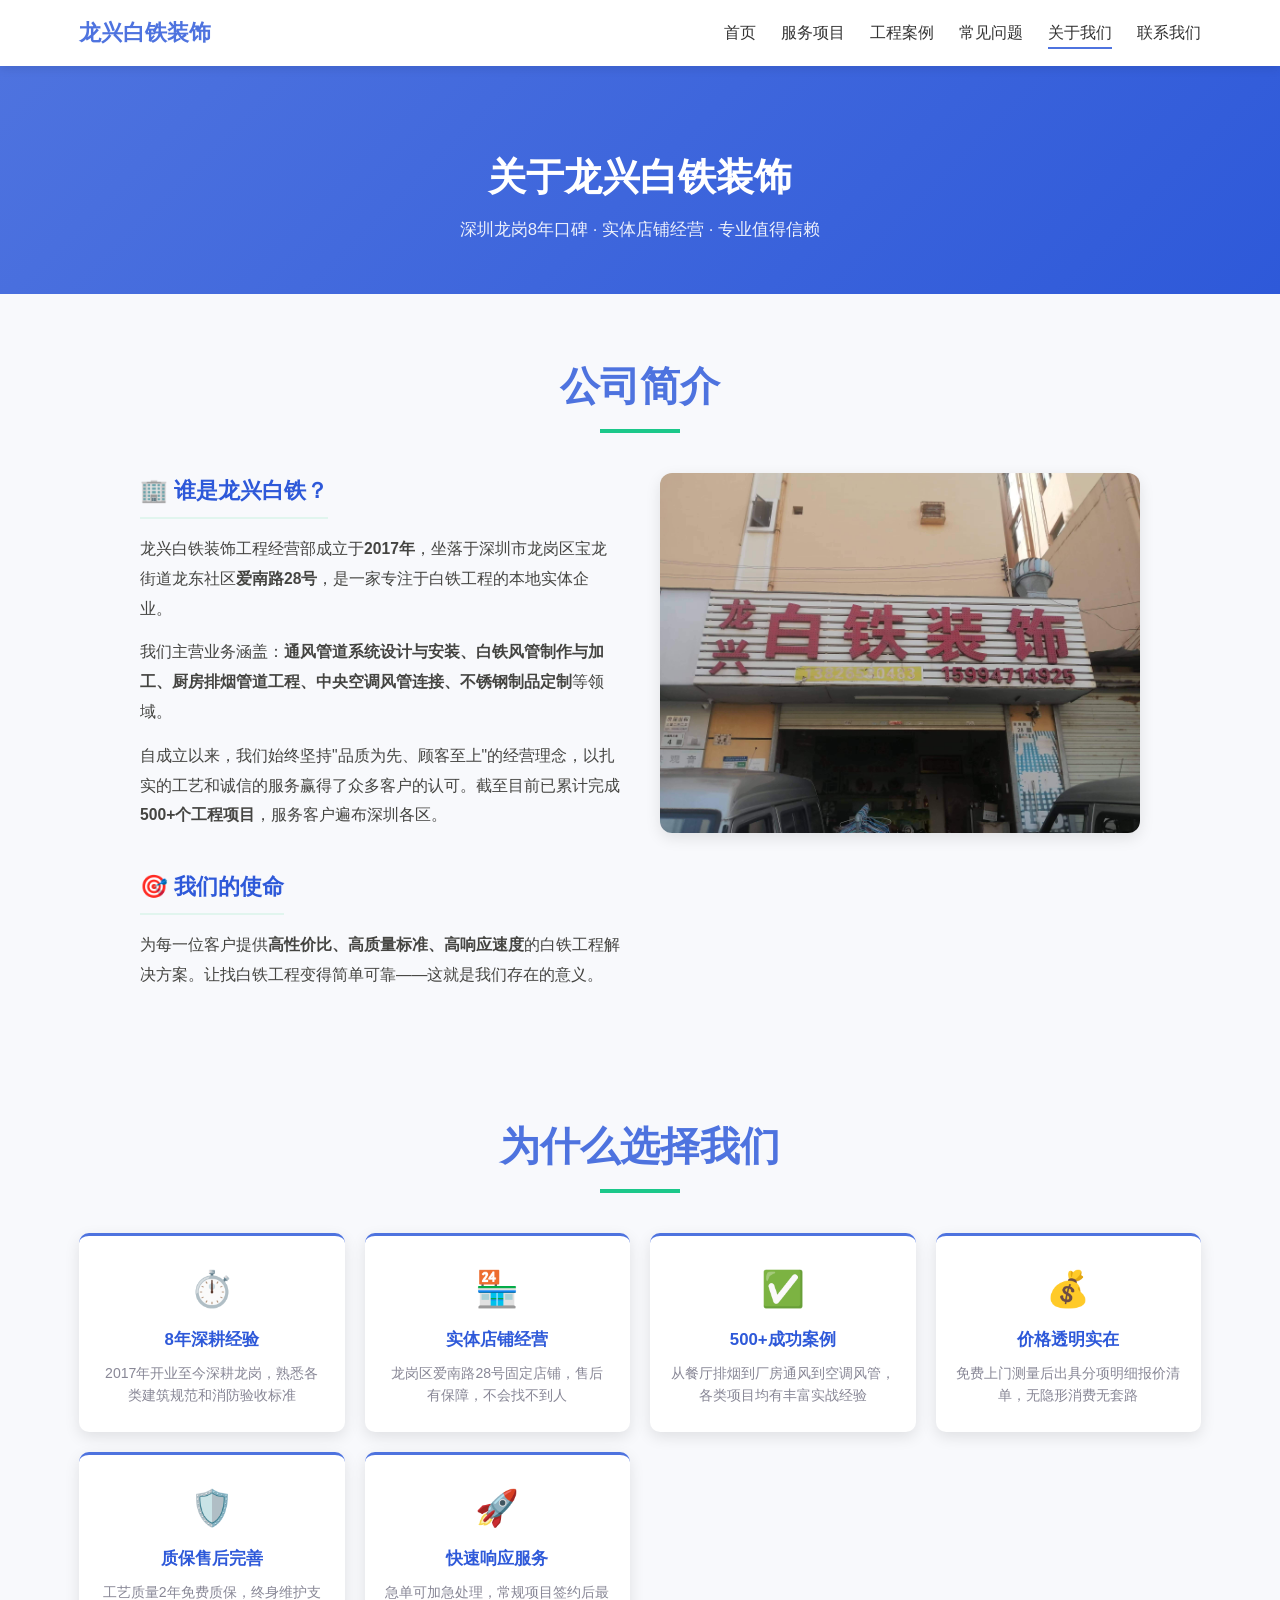
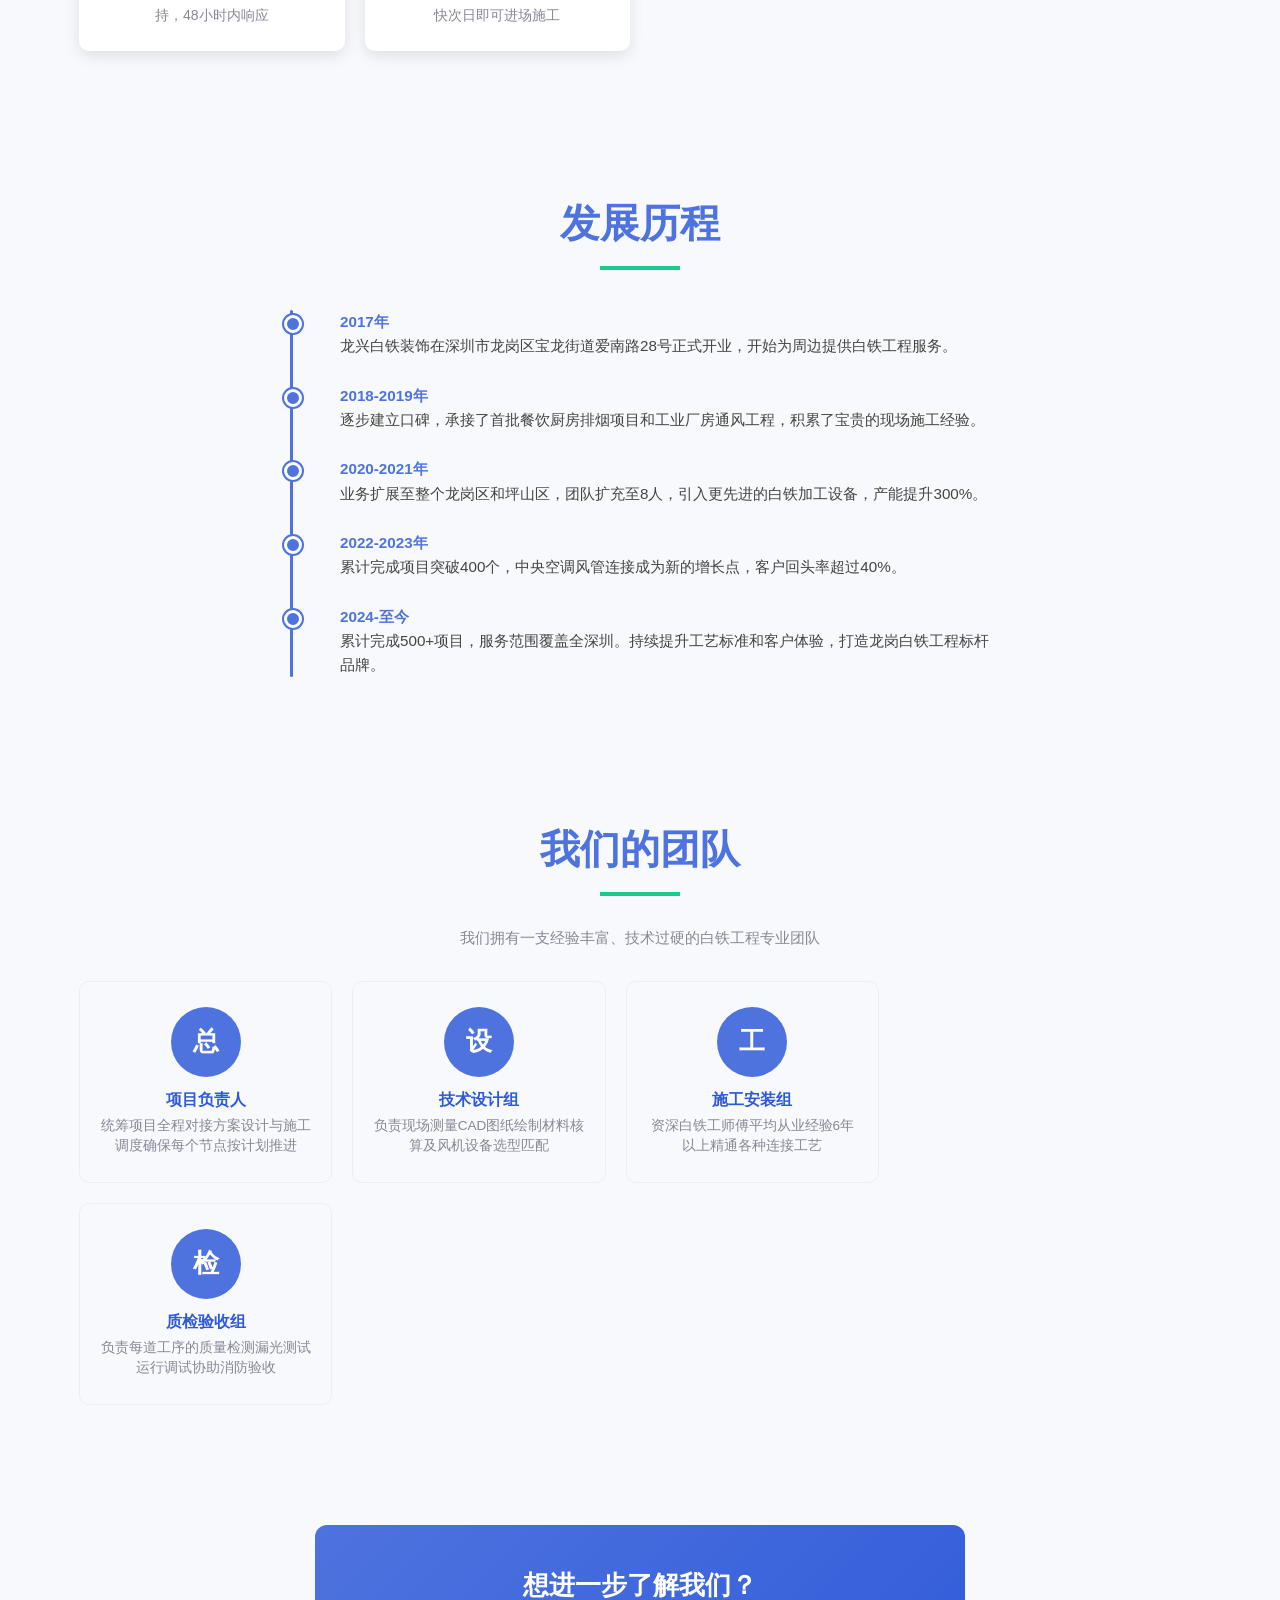
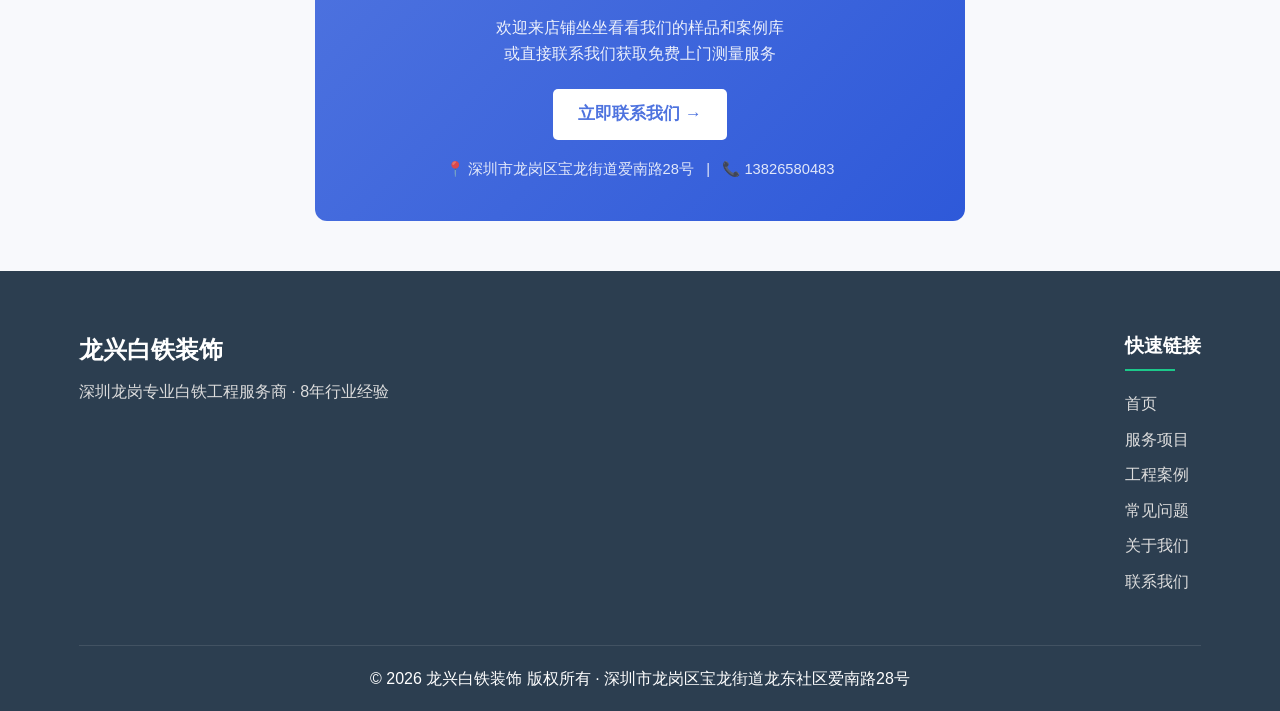
<file: about.html>
<!DOCTYPE html>
<html lang="zh-CN">
<head>
    <meta charset="UTF-8">
    <meta name="viewport" content="width=device-width, initial-scale=1.0">
    <title>关于龙兴白铁装饰_深圳龙岗白铁工程公司简介-8年行业经验</title>
    <meta name="description" content="龙兴白铁装饰成立于2017年，位于深圳市龙岗区宝龙街道爱南路28号。专注白铁工程8年，完成500+项目。专业团队、实体店铺、品质保障。电话13826580483。">
    <meta name="keywords" content="龙兴白铁装饰,深圳白铁工程公司,龙岗白铁加工,白铁装饰公司介绍,龙岗通风管道公司">
    <link rel="canonical" href="https://lxbt.pages.dev/about.html" />
    <link rel="icon" href="favicon.ico" type="image/x-icon">
    <!-- About页面结构化数据 -->
    <script type="application/ld+json">
    {
      "@context": "https://schema.org",
      "@type": "AboutPage",
      "mainEntity": {
        "@type": "Organization",
        "name": "龙兴白铁装饰工程经营部",
        "foundingDate": "2017-01-01",
        "description": "深圳市龙岗区专业的白铁工程服务商，提供通风管道安装、白铁风管制作、排烟管道施工等服务。",
        "url": "https://lxbt.pages.dev/",
        "address": { "@type": "PostalAddress", "streetAddress": "爱南路28号", "addressLocality": "龙岗区", "addressRegion": "广东省", "addressCountry": "CN" },
        "telephone": "+86-138-2658-0483",
        "numberOfEmployees": {"@type": "QuantitativeValue", "minValue": 6, "maxValue": 15},
        "areaServed": "深圳市及周边地区"
      }
    }
    </script>
    <link rel="stylesheet" href="css/styles.css">
    <style>
        .about-hero { padding: 80px 0 50px; background: linear-gradient(135deg,#4e73df,#2e59d9); color: white; text-align: center; }
        .about-hero h1 { font-size: 2.4rem; margin-bottom: 10px; }
        .about-hero p { font-size: 1.05rem; opacity: 0.9; }
        .about-content-section { padding: 60px 0; }
        .about-grid { display:grid; grid-template-columns:1fr 1fr; gap:40px; max-width:1000px;margin:0 auto; align-items:start; }
        .about-text h2 { font-size:1.4rem;color:#2e59d9;margin-bottom:15px;border-bottom:2px solid #e1f5ee;padding-bottom:8px;display:inline-block; }
        .about-text p { line-height:1.9;font-size:0.98rem;color:#444441;margin-bottom:14px; }
        .about-img-box { border-radius:12px;overflow:hidden;box-shadow:var(--box-shadow); }
        .about-img-box img { width:100%;height:auto;display:block; }
        .advantage-cards { display:grid; grid-template-columns:repeat(auto-fit,minmax(220px,1fr)); gap:20px; margin:30px 0; }
        .adv-card {
            background:white;
            padding:25px 20px;
            border-radius:10px;
            box-shadow:var(--box-shadow);
            text-align:center;
            border-top:3px solid #4e73df;
        }
        .adv-card-icon { font-size:2.2rem;margin-bottom:10px; }
        .adv-card h3 { font-size:1.05rem;color:#2e59d9;margin-bottom:8px; }
        .adv-card p { font-size:0.88rem;color:#888796;line-height:1.6; }
        .timeline { max-width:700px;margin:30px auto;position:relative;padding-left:30px; }
        .timeline::before { content:""; position:absolute;left:0;top:0;bottom:0;width:3px;background:#4e73df;border-radius:2px; }
        .timeline-item { position:relative;margin-bottom:25px; padding-left:20px; }
        .timeline-item::before { content:""; position:absolute;left:-36px;top:5px;width:12px;height:12px;border-radius:50%;background:#4e73df;border:3px solid white;box-shadow:0 0 0 2px #4e73df; }
        .timeline-item .year { font-weight:700;color:#4e73df;font-size:0.95rem; }
        .timeline-item .event { font-size:0.95rem;color:#444441;line-height:1.6; }
        .team-grid { display:grid; grid-template-columns:repeat(auto-fit,minmax(200px,1fr)); gap:20px; max-width:800px;margin:20px 0; }
        .team-member { background:#f8f9fc;padding:25px 18px;border-radius:10px;text-align:center;border:1px solid #eee; }
        .team-member-avatar { width:70px;height:70px;border-radius:50%;background:#4e73df;color:white;display:flex;align-items:center;justify-content:center;font-size:1.6rem;font-weight:700;margin:0 auto 10px; }
        .team-member h3 { font-size:0.98rem;color:#2e59d9;margin-bottom:4px; }
        .team-member p { font-size:0.85rem;color:#888796;line-height:1.5; }
        @media (max-width:768px) {
            .about-grid { grid-template-columns:1fr; }
            .about-hero h1 { font-size:1.8rem; }
        }
    </style>
</head>
<body>
    <nav class="navbar">
        <div class="container">
            <div class="logo"><a href="index.html" style="color:#4e73df;font-weight:700;font-size:1.4rem;">龙兴白铁装饰</a></div>
            <ul class="nav-links">
                <li><a href="index.html">首页</a></li>
                <li><a href="services.html">服务项目</a></li>
                <li><a href="cases.html">工程案例</a></li>
                <li><a href="faq.html">常见问题</a></li>
                <li><a href="about.html" class="active">关于我们</a></li>
                <li><a href="index.html#contact">联系我们</a></li>
            </ul>
            <div class="burger"><div class="line1"></div><div class="line2"></div><div class="line3"></div></div>
        </div>
    </nav>

    <section class="about-hero">
        <div class="container">
            <h1>关于龙兴白铁装饰</h1>
            <p>深圳龙岗8年口碑 · 实体店铺经营 · 专业值得信赖</p>
        </div>
    </section>

    <!-- 公司简介 -->
    <section class="about-content-section">
        <div class="container">
            <h2 class="section-title">公司简介</h2>
            <div class="about-grid">
                <div class="about-text">
                    <h2>🏢 谁是龙兴白铁？</h2>
                    <p>龙兴白铁装饰工程经营部成立于<strong>2017年</strong>，坐落于深圳市龙岗区宝龙街道龙东社区<strong>爱南路28号</strong>，是一家专注于白铁工程的本地实体企业。</p>
                    <p>我们主营业务涵盖：<strong>通风管道系统设计与安装、白铁风管制作与加工、厨房排烟管道工程、中央空调风管连接、不锈钢制品定制</strong>等领域。</p>
                    <p>自成立以来，我们始终坚持"品质为先、顾客至上"的经营理念，以扎实的工艺和诚信的服务赢得了众多客户的认可。截至目前已累计完成<strong>500+个工程项目</strong>，服务客户遍布深圳各区。</p>
                    <h2 style="margin-top:25px;">🎯 我们的使命</h2>
                    <p>为每一位客户提供<strong>高性价比、高质量标准、高响应速度</strong>的白铁工程解决方案。让找白铁工程变得简单可靠——这就是我们存在的意义。</p>
                </div>
                <div class="about-img-box">
                    <img src="images/storefront.jpg" alt="龙兴白铁装饰实体店铺外观-深圳市龙岗区爱南路28号" loading="lazy">
                </div>
            </div>
        </div>
    </section>

    <!-- 核心优势 -->
    <section style="padding:50px 0;background:#f8f9fc;">
        <div class="container">
            <h2 class="section-title">为什么选择我们</h2>
            <div class="advantage-cards">
                <div class="adv-card">
                    <div class="adv-card-icon">⏱️</div>
                    <h3>8年深耕经验</h3>
                    <p>2017年开业至今深耕龙岗，熟悉各类建筑规范和消防验收标准</p>
                </div>
                <div class="adv-card">
                    <div class="adv-card-icon">🏪</div>
                    <h3>实体店铺经营</h3>
                    <p>龙岗区爱南路28号固定店铺，售后有保障，不会找不到人</p>
                </div>
                <div class="adv-card">
                    <div class="adv-card-icon">✅</div>
                    <h3>500+成功案例</h3>
                    <p>从餐厅排烟到厂房通风到空调风管，各类项目均有丰富实战经验</p>
                </div>
                <div class="adv-card">
                    <div class="adv-card-icon">💰</div>
                    <h3>价格透明实在</h3>
                    <p>免费上门测量后出具分项明细报价清单，无隐形消费无套路</p>
                </div>
                <div class="adv-card">
                    <div class="adv-card-icon">🛡️</div>
                    <h3>质保售后完善</h3>
                    <p>工艺质量2年免费质保，终身维护支持，48小时内响应</p>
                </div>
                <div class="adv-card">
                    <div class="adv-card-icon">🚀</div>
                    <h3>快速响应服务</h3>
                    <p>急单可加急处理，常规项目签约后最快次日即可进场施工</p>
                </div>
            </div>
        </div>
    </section>

    <!-- 发展历程 -->
    <section style="padding:60px 0;">
        <div class="container">
            <h2 class="section-title">发展历程</h2>
            <div class="timeline">
                <div class="timeline-item">
                    <div class="year">2017年</div>
                    <div class="event">龙兴白铁装饰在深圳市龙岗区宝龙街道爱南路28号正式开业，开始为周边提供白铁工程服务。</div>
                </div>
                <div class="timeline-item">
                    <div class="year">2018-2019年</div>
                    <div class="event">逐步建立口碑，承接了首批餐饮厨房排烟项目和工业厂房通风工程，积累了宝贵的现场施工经验。</div>
                </div>
                <div class="timeline-item">
                    <div class="year">2020-2021年</div>
                    <div class="event">业务扩展至整个龙岗区和坪山区，团队扩充至8人，引入更先进的白铁加工设备，产能提升300%。</div>
                </div>
                <div class="timeline-item">
                    <div class="year">2022-2023年</div>
                    <div class="event">累计完成项目突破400个，中央空调风管连接成为新的增长点，客户回头率超过40%。</div>
                </div>
                <div class="timeline-item">
                    <div class="year">2024-至今</div>
                    <div class="event">累计完成500+项目，服务范围覆盖全深圳。持续提升工艺标准和客户体验，打造龙岗白铁工程标杆品牌。</div>
                </div>
            </div>
        </div>
    </section>

    <!-- 团队介绍 -->
    <section style="padding:50px 0;background:#f8f9fc;">
        <div class="container">
            <h2 class="section-title">我们的团队</h2>
            <p style="text-align:center;color:#888796;max-width:600px;margin:-10px auto 30px;font-size:0.95rem;">
                我们拥有一支经验丰富、技术过硬的白铁工程专业团队
            </p>
            <div class="team-grid">
                <div class="team-member">
                    <div class="team-member-avatar">总</div>
                    <h3>项目负责人</h3>
                    <p>统筹项目全程对接方案设计与施工调度确保每个节点按计划推进</p>
                </div>
                <div class="team-member">
                    <div class="team-member-avatar">设</div>
                    <h3>技术设计组</h3>
                    <p>负责现场测量CAD图纸绘制材料核算及风机设备选型匹配</p>
                </div>
                <div class="team-member">
                    <div class="team-member-avatar">工</div>
                    <h3>施工安装组</h3>
                    <p>资深白铁工师傅平均从业经验6年以上精通各种连接工艺</p>
                </div>
                <div class="team-member">
                    <div class="team-member-avatar">检</div>
                    <h3>质检验收组</h3>
                    <p>负责每道工序的质量检测漏光测试运行调试协助消防验收</p>
                </div>
            </div>
        </div>
    </section>

    <!-- CTA -->
    <section style="padding:50px 0;text-align:center;">
        <div class="container">
            <div style="max-width:650px;margin:0 auto;padding:40px 30px;background:linear-gradient(135deg,#4e73df,#2e59d9);border-radius:12px;color:white;">
                <h2 style="font-size:1.6rem;margin-bottom:10px;">想进一步了解我们？</h2>
                <p style="opacity:0.9;margin-bottom:22px;">欢迎来店铺坐坐看看我们的样品和案例库<br>或直接联系我们获取免费上门测量服务</p>
                <a href="index.html#contact" class="btn" style="display:inline-block;background:white;color:#4e73df;font-weight:700;font-size:1.05rem;">立即联系我们 →</a>
                <p style="margin-top:18px;font-size:0.92rem;opacity:0.85;">📍 深圳市龙岗区宝龙街道爱南路28号 &nbsp;&nbsp;|&nbsp;&nbsp; 📞 13826580483</p>
            </div>
        </div>
    </section>

    <footer class="footer">
        <div class="container">
            <div class="footer-content">
                <div class="footer-logo">
                    <h2>龙兴白铁装饰</h2>
                    <p>深圳龙岗专业白铁工程服务商 · 8年行业经验</p>
                </div>
                <div class="footer-links">
                    <h3>快速链接</h3>
                    <ul>
                        <li><a href="index.html">首页</a></li>
                        <li><a href="services.html">服务项目</a></li>
                        <li><a href="cases.html">工程案例</a></li>
                        <li><a href="faq.html">常见问题</a></li>
                        <li><a href="about.html">关于我们</a></li>
                        <li><a href="index.html#contact">联系我们</a></li>
                    </ul>
                </div>
            </div>
            <div class="footer-bottom">
                <p>&copy; 2026 龙兴白铁装饰 版权所有 · 深圳市龙岗区宝龙街道龙东社区爱南路28号</p>
            </div>
        </div>
    </footer>

    <script>
        document.addEventListener('DOMContentLoaded', function() {
            var burger = document.querySelector('.burger');
            var nav = document.querySelector('.nav-links');
            if (burger) {
                burger.addEventListener('click', function() {
                    nav.classList.toggle('active');
                    burger.classList.toggle('toggle');
                });
            }
        });
    </script>
</body>
</html>
</file>
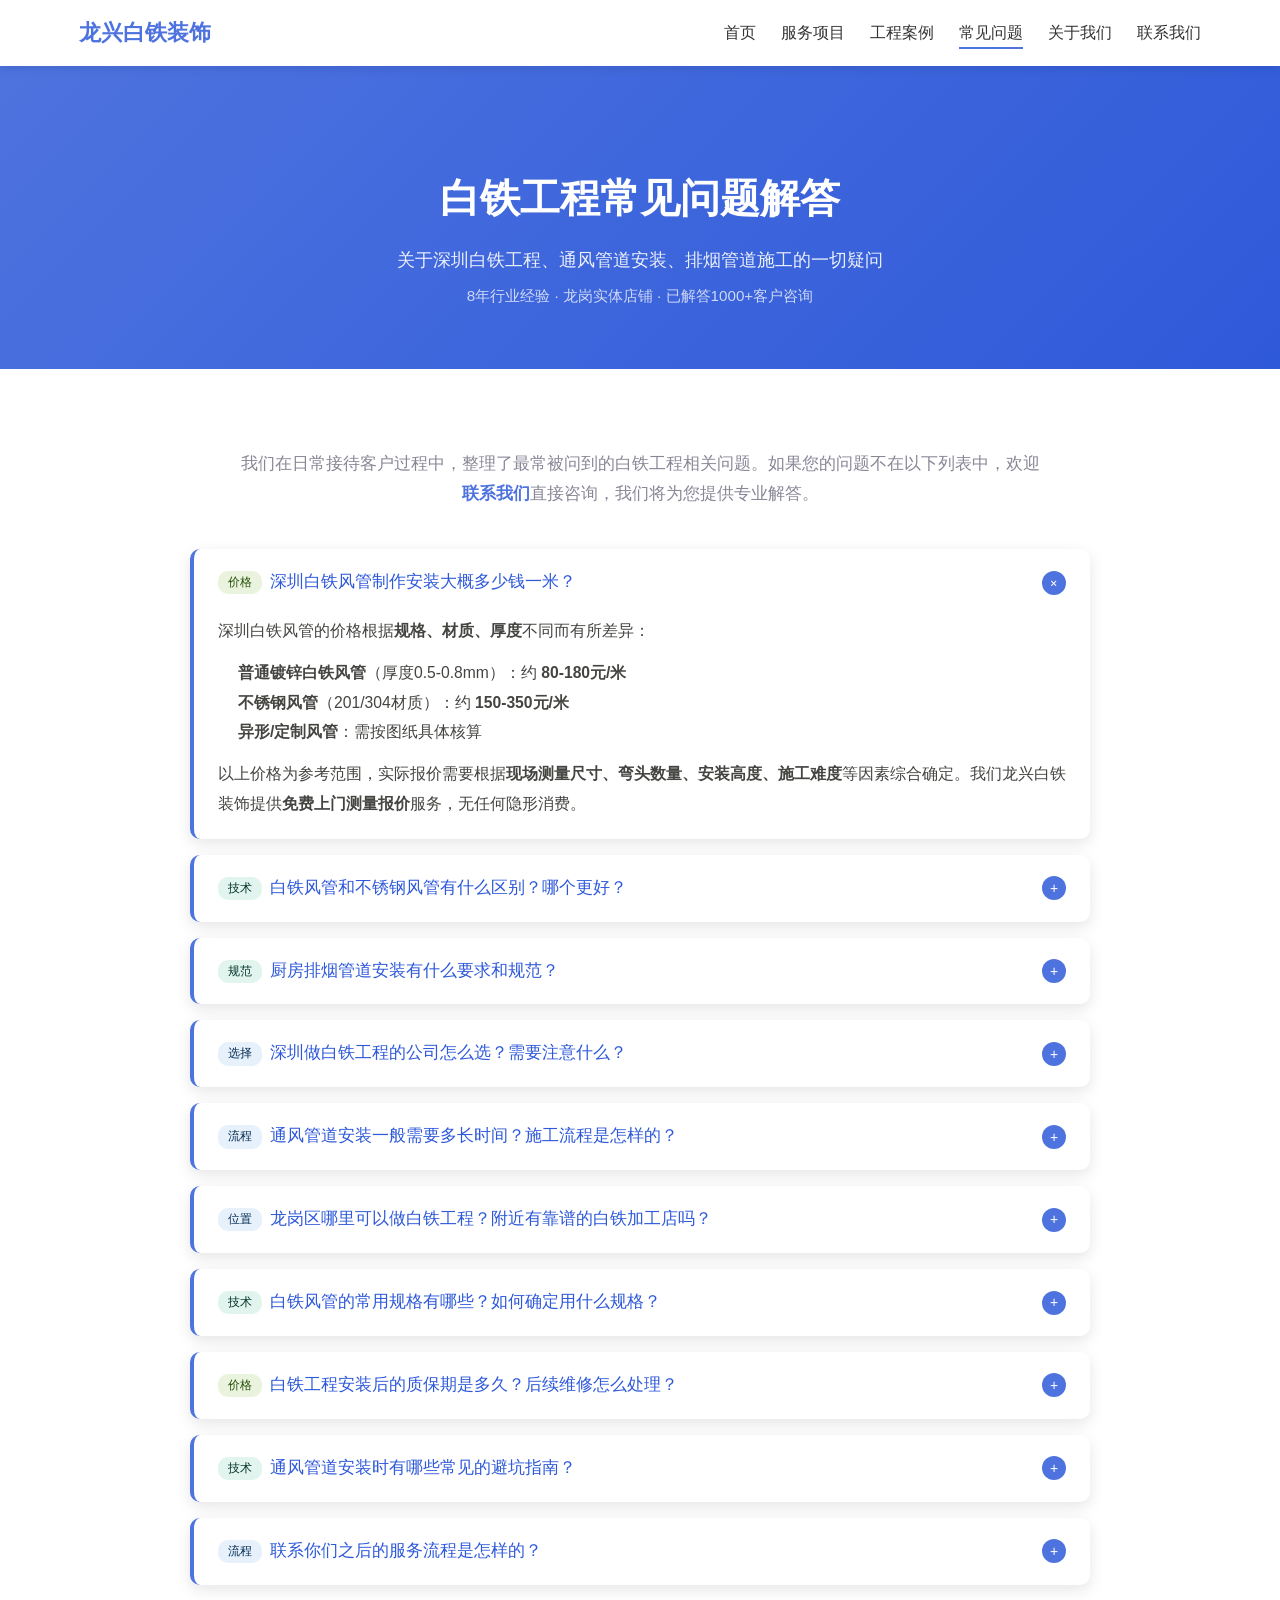
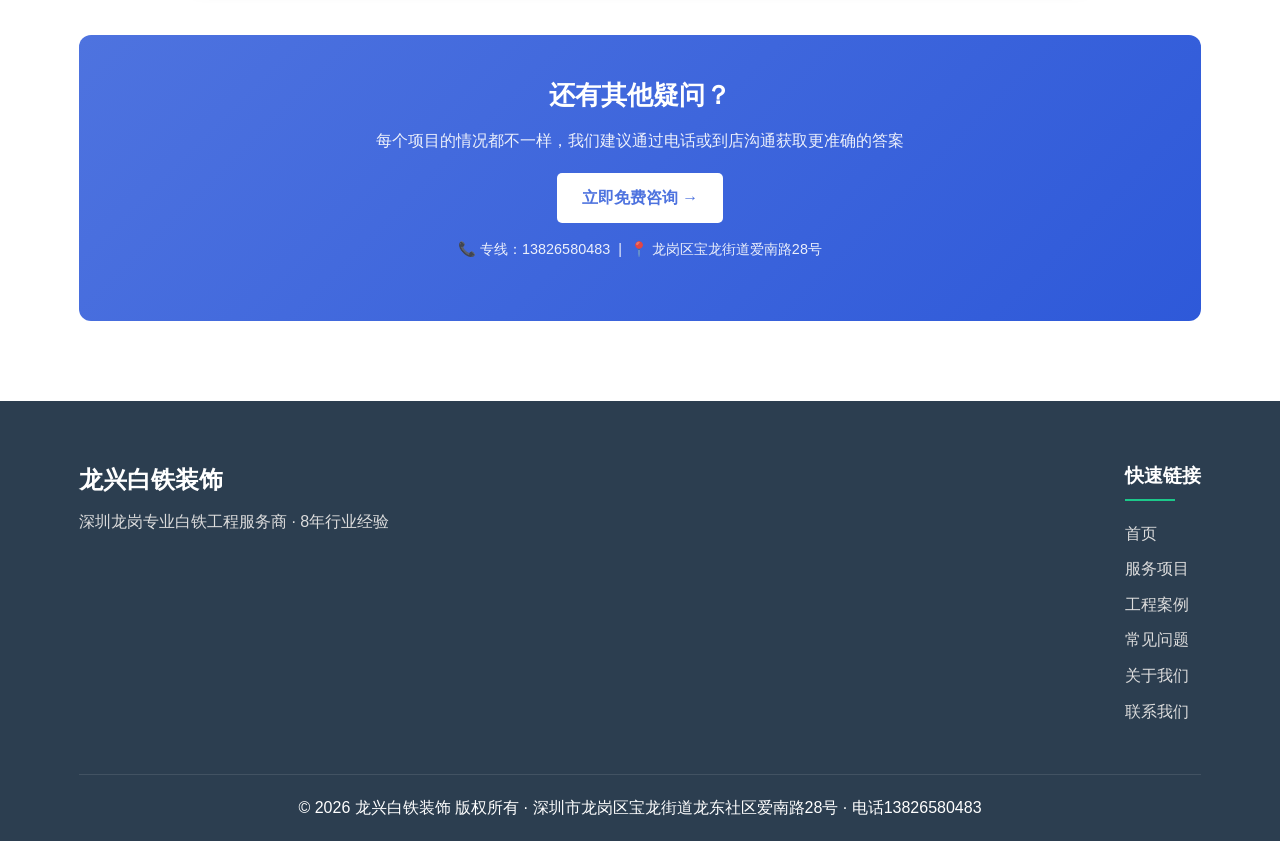
<file: faq.html>
<!DOCTYPE html>
<html lang="zh-CN">
<head>
    <meta charset="UTF-8">
    <meta name="viewport" content="width=device-width, initial-scale=1.0">
    <title>白铁工程常见问题_通风管道FAQ_深圳白铁风管多少钱-龙兴白铁装饰</title>
    <meta name="description" content="深圳白铁工程常见问题解答：白铁风管多少钱一米？通风管道安装价格？白铁和不锈钢风管区别？厨房排烟管道规范？龙岗白铁装饰8年经验为您解答，电话13826580483。">
    <meta name="keywords" content="白铁工程常见问题,白铁风管价格,通风管道安装多少钱,排烟管道规范,白铁与不锈钢区别,深圳白铁加工FAQ">
    <link rel="canonical" href="https://lxbt.pages.dev/faq.html" />
    <link rel="icon" href="favicon.ico" type="image/x-icon">
    <meta property="og:title" content="白铁工程常见问题解答 - 龙兴白铁装饰(深圳龙岗)">
    <meta property="og:description" content="8年白铁工程经验，为您解答通风管道、排烟系统、白铁加工等常见疑问">
    <meta property="og:type" content="website">
    <!-- FAQ结构化数据 -->
    <script type="application/ld+json">
    {
      "@context": "https://schema.org",
      "@type": "FAQPage",
      "mainEntity": [
        {
          "@type": "Question",
          "name": "深圳白铁风管制作安装大概多少钱一米？",
          "acceptedAnswer": {
            "@type": "Answer",
            "text": "深圳白铁风管的价格根据规格、材质、厚度不同而有所差异。一般而言，普通镀锌白铁风管（厚度0.5-0.8mm）价格在80-180元/米左右；不锈钢风管价格在150-350元/米之间。具体报价需要根据现场测量尺寸、弯头数量、安装难度等因素综合确定。我们龙兴白铁提供免费上门测量报价服务，欢迎致电13826580483咨询。"
          }
        },
        {
          "@type": "Question",
          "name": "白铁风管和不锈钢风管有什么区别？哪个更好？",
          "acceptedAnswer": {
            "@type": "Answer",
            "text": "两者各有适用场景。白铁（镀锌钢板）风管性价比高，防锈性能好，适用于普通通风、空调送风、车间换气等场景，是大多数工程的首选。不锈钢风管耐腐蚀性更强，适用于潮湿环境（如厨房排烟）、化工场所及对卫生要求高的场合。从我们的施工经验来看，约70%的常规通风项目使用白铁风管即可满足需求，不必盲目追求不锈钢。"
          }
        },
        {
          "@type": "Question",
          "name": "厨房排烟管道安装有什么要求和规范？",
          "acceptedAnswer": {
            "@type": "Answer",
            "text": "厨房排烟管道需符合以下主要规范：（1）材料要求：必须采用不低于0.8mm厚的镀锌钢板或不锈钢板；（2）防火阀设置：穿越防火分区时必须安装防火阀；（3）坡度要求：水平排烟管道应设不小于0.3%的坡度便于排油；（4）密封性：法兰连接处需用防火密封胶填充；（5）清洗口：每隔一定距离需预留检修清洗口。我们在龙岗承接过大量餐饮排烟工程，熟悉消防验收标准，可提供一站式设计安装服务。"
          }
        },
        {
          "@type": "Question",
          "name": "深圳做白铁工程的公司怎么选？需要注意什么？",
          "acceptedAnswer": {
            "@type": "Answer",
            "text": "选择白铁工程公司建议关注以下几点：（1）资质经验：优先选择有多年本地施工经验的公司，了解建筑规范和消防标准；（2）实体店铺：有固定经营地址的公司更可靠，售后更有保障；（3）案例参考：要求查看过往类似项目的完工案例；（4）报价透明：正规公司会免费上门测量后给出详细清单报价；（5）售后服务：确认是否包含质保和维修服务。龙兴白铁装饰自2017年在龙岗开业至今，已完成500+工程项目，欢迎来店考察。"
          }
        },
        {
          "@type": "Question",
          "name": "通风管道安装一般需要多长时间能完工？",
          "acceptedAnswer": {
            "@type": "Answer",
            "text": "工期取决于项目规模和复杂程度。小型项目（如单个餐厅排烟管）通常1-3天可完成；中型厂房通风系统约3-7天；大型商业综合体可能需要2-4周。我们的工作流程为：现场测量→方案设计→材料加工→现场安装→调试检测→验收交付。我们会提前给出详细工期计划，确保不影响您的正常营业和生产安排。"
          }
        },
        {
          "@type": "Question",
          "name": "龙岗区哪里可以做白铁工程？附近有靠谱的白铁加工店吗？",
          "acceptedAnswer": {
            "@type": "Answer",
            "text": "龙岗区宝龙街道爱南路28号的龙兴白铁装饰就是一家专业的白铁工程实体店。我们服务覆盖整个龙岗区及周边的坪山区、盐田区、罗湖区等。主营项目包括：白铁风管制作安装、通风系统工程、厨房排烟管道、中央空调风管、不锈钢制品加工等。店铺位于龙东社区爱南路28号，交通便利，欢迎随时到店看样洽谈，也可拨打电话13826580483预约上门服务。"
          }
        }
      ]
    }
    </script>
    <link rel="stylesheet" href="css/styles.css">
    <style>
        .faq-intro { max-width: 800px; margin: 0 auto 40px; text-align: center; }
        .faq-intro p { font-size: 1.05rem; color: #888796; line-height: 1.8; }
        .faq-list { max-width: 900px; margin: 0 auto; }
        .faq-item {
            background: white;
            border-radius: 10px;
            margin-bottom: 16px;
            box-shadow: var(--box-shadow);
            overflow: hidden;
            border-left: 4px solid #4e73df;
        }
        .faq-question {
            padding: 20px 24px;
            cursor: pointer;
            display: flex;
            justify-content: space-between;
            align-items: center;
            font-size: 1.05rem;
            font-weight: 500;
            color: #2e59d9;
            transition: var(--transition);
        }
        .faq-question:hover { background-color: #f8f9fc; }
        .faq-question .faq-icon {
            width: 24px; height: 24px;
            min-width: 24px;
            border-radius: 50%;
            background: #4e73df;
            color: white;
            display: flex;
            align-items: center;
            justify-content: center;
            font-size: 14px;
            transition: transform 0.3s ease;
        }
        .faq-item.active .faq-question .faq-icon { transform: rotate(45deg); }
        .faq-answer {
            max-height: 0;
            overflow: hidden;
            transition: max-height 0.4s ease;
        }
        .faq-answer-inner {
            padding: 0 24px 20px;
            color: #444441;
            line-height: 1.9;
            font-size: 0.98rem;
        }
        .faq-item.active .faq-answer { max-height: 600px; }
        .faq-cta {
            text-align: center;
            margin-top: 50px;
            padding: 40px 20px;
            background: linear-gradient(135deg, #4e73df 0%, #2e59d9 100%);
            border-radius: 12px;
            color: white;
        }
        .faq-cta h3 { font-size: 1.6rem; margin-bottom: 12px; }
        .faq-cta p { opacity: 0.9; margin-bottom: 20px; }
        .faq-cta .btn { background: white; color: #4e73df; font-weight: 700; }
        .faq-cta .btn:hover { background: #f8f9fc; }
        .faq-category-tag {
            display: inline-block;
            font-size: 0.75rem;
            padding: 2px 10px;
            border-radius: 10px;
            margin-right: 8px;
            vertical-align: middle;
        }
        .tag-price { background: #EAF3DE; color: #27500A; }
        .tag-tech { background: #E1F5EE; color: #04342C; }
        .tag-service { background: #E6F1FB; color: #042C53; }
        @media screen and (max-width: 768px) {
            .faq-question { padding: 16px 18px; font-size: 0.95rem; }
            .faq-answer-inner { padding: 0 18px 16px; font-size: 0.92rem; }
        }
    </style>
</head>
<body>
    <nav class="navbar">
        <div class="container">
            <div class="logo"><a href="index.html" style="color:#4e73df;font-weight:700;font-size:1.4rem;">龙兴白铁装饰</a></div>
            <ul class="nav-links">
                <li><a href="index.html">首页</a></li>
                <li><a href="services.html">服务项目</a></li>
                <li><a href="cases.html">工程案例</a></li>
                <li><a href="faq.html" class="active">常见问题</a></li>
                <li><a href="about.html">关于我们</a></li>
                <li><a href="index.html#contact">联系我们</a></li>
            </ul>
            <div class="burger"><div class="line1"></div><div class="line2"></div><div class="line3"></div></div>
        </div>
    </nav>

    <section style="padding: 100px 0 60px; background: linear-gradient(135deg, #4e73df 0%, #2e59d9 100%); color: white; text-align: center;">
        <div class="container">
            <h1 style="font-size: 2.5rem; margin-bottom: 15px;">白铁工程常见问题解答</h1>
            <p style="font-size: 1.15rem; opacity: 0.9;">关于深圳白铁工程、通风管道安装、排烟管道施工的一切疑问</p>
            <p style="font-size: 0.95rem; opacity: 0.75; margin-top: 10px;">8年行业经验 · 龙岗实体店铺 · 已解答1000+客户咨询</p>
        </div>
    </section>

    <section class="about">
        <div class="container">
            <div class="faq-intro">
                <p>我们在日常接待客户过程中，整理了最常被问到的白铁工程相关问题。如果您的问题不在以下列表中，欢迎<a href="index.html#contact" style="color:#4e73df;font-weight:600;">联系我们</a>直接咨询，我们将为您提供专业解答。</p>
            </div>

            <div class="faq-list">
                <!-- Q1 -->
                <div class="faq-item active">
                    <div class="faq-question">
                        <span><span class="faq-category-tag tag-price">价格</span>深圳白铁风管制作安装大概多少钱一米？</span>
                        <span class="faq-icon">+</span>
                    </div>
                    <div class="faq-answer">
                        <div class="faq-answer-inner">
                            <p>深圳白铁风管的价格根据<strong>规格、材质、厚度</strong>不同而有所差异：</p>
                            <ul style="margin: 12px 0 12px 20px;">
                                <li><strong>普通镀锌白铁风管</strong>（厚度0.5-0.8mm）：约 <strong>80-180元/米</strong></li>
                                <li><strong>不锈钢风管</strong>（201/304材质）：约 <strong>150-350元/米</strong></li>
                                <li><strong>异形/定制风管</strong>：需按图纸具体核算</li>
                            </ul>
                            <p>以上价格为参考范围，实际报价需要根据<strong>现场测量尺寸、弯头数量、安装高度、施工难度</strong>等因素综合确定。我们龙兴白铁装饰提供<strong>免费上门测量报价</strong>服务，无任何隐形消费。</p>
                        </div>
                    </div>
                </div>

                <!-- Q2 -->
                <div class="faq-item">
                    <div class="faq-question">
                        <span><span class="faq-category-tag tag-tech">技术</span>白铁风管和不锈钢风管有什么区别？哪个更好？</span>
                        <span class="faq-icon">+</span>
                    </div>
                    <div class="faq-answer">
                        <div class="faq-answer-inner">
                            <p>两种材料各有适用场景，没有绝对的"更好"，关键是<strong>匹配需求</strong>：</p>
                            <table style="width:100%;border-collapse:collapse;margin:15px 0;font-size:0.92rem;">
                                <thead><tr style="background:#f8f9fc;"><th style="padding:10px;border:1px solid #ddd;text-align:left;">对比项</th><th style="padding:10px;border:1px solid #ddd;text-align:left;">白铁（镀锌钢板）</th><th style="padding:10px;border:1px solid #ddd;text-align:left;">不锈钢风管</th></tr></thead>
                                <tbody>
                                    <tr><td style="padding:8px;border:1px solid #ddd;">价格</td><td style="padding:8px;border:1px solid #ddd;">经济实惠</td><td style="padding:8px;border:1px solid #ddd;">较高</td></tr>
                                    <tr><td style="padding:8px;border:1px solid #ddd;">防锈能力</td><td style="padding:8px;border:1px solid #ddd;">良好（室内干燥环境）</td><td style="padding:8px;border:1px solid #ddd;">优秀（潮湿/腐蚀环境）</td></tr>
                                    <tr><td style="padding:8px;border:1px solid #ddd;">适用场景</td><td style="padding:8px;border:1px solid #ddd;">空调送风、车间通风、普通换气</td><td style="padding:8px;border:1px solid #ddd;">厨房排烟、化工、洁净室</td></tr>
                                    <tr><td style="padding:8px;border:1px solid #ddd;">使用寿命</td><td style="padding:8px;border:1px solid #ddd;">10-15年</td><td style="padding:8px;border:1px solid #ddd;">15-25年</td></tr>
                                </tbody>
                            </table>
                            <p><strong>我们的建议：</strong>从龙兴白铁在龙岗8年的施工经验来看，约<strong>70%的常规通风项目</strong>使用白铁风管即可完全满足需求。除非处于高湿或有腐蚀性气体的环境中，否则不必盲目追求不锈钢，节省下来的预算可以用于提升其他方面的工程质量。</p>
                        </div>
                    </div>
                </div>

                <!-- Q3 -->
                <div class="faq-item">
                    <div class="faq-question">
                        <span><span class="faq-category-tag tag-tech">规范</span>厨房排烟管道安装有什么要求和规范？</span>
                        <span class="faq-icon">+</span>
                    </div>
                    <div class="faq-answer">
                        <div class="faq-answer-inner">
                            <p>厨房排烟管道属于消防验收的重点项目，必须符合国家相关规范（CJJ/T 134《燃气灶具安全技术条件》、GB 50016《建筑设计防火规范》等）。以下是关键要求：</p>
                            <ol style="margin: 12px 0 12px 20px; line-height: 2;">
                                <li><strong>材料要求</strong>：必须采用不低于0.8mm厚的不锈钢或镀锌钢板</li>
                                <li><strong>防火阀设置</strong>：穿越防火墙/楼板处必须安装防火阀（280°C自动关闭）</li>
                                <li><strong>坡度要求</strong>：水平排烟管道应设不小于0.3%的坡度，利于油污排出</li>
                                <li><strong>密封处理</strong>：法兰连接处需用防火密封胶填充，杜绝烟气泄漏</li>
                                <li><strong>清洗口预留</strong>：每5-6米需预留检修清洗口，方便后期维护</li>
                                <li><strong>风机选型</strong>：需根据管道长度、弯头数量计算阻力，匹配合适功率风机</li>
                            </ol>
                            <p>龙兴白铁装饰在龙岗已承接完成<strong>50+家餐厅酒店</strong>的排烟管道工程，<strong>全部通过消防验收</strong>。我们可以提供从设计到施工到验收的一站式服务。</p>
                        </div>
                    </div>
                </div>

                <!-- Q4 -->
                <div class="faq-item">
                    <div class="faq-question">
                        <span><span class="faq-category-tag tag-service">选择</span>深圳做白铁工程的公司怎么选？需要注意什么？</span>
                        <span class="faq-icon">+</span>
                    </div>
                    <div class="faq-answer">
                        <div class="faq-answer-inner">
                            <p>选择靠谱的白铁工程服务商，建议从以下5个维度考察：</p>
                            <ol style="margin: 12px 0 12px 20px; line-height: 2;">
                                <li><strong>资质和经验</strong>：优先选择3年以上本地施工经验的公司，熟悉深圳地区的建筑规范和消防验收标准</li>
                                <li><strong>是否有实体店</strong>：有固定经营地址的公司更可靠，出问题能找到人，售后有保障</li>
                                <li><strong>案例质量</strong>：要求查看过往类似项目的完工照片和客户评价</li>
                                <li><strong>报价是否透明</strong>：正规公司会免费上门测量后给出<strong>分项明细报价</strong>，拒绝模糊一口价</li>
                                <li><strong>售后服务</strong>：确认是否包含质保期、维修响应时间等服务承诺</li>
                            </ol>
                            <p><strong>龙兴白铁装饰</strong>自2017年在龙岗爱南路28号开业至今，拥有实体店铺和专业团队，已完成<strong>500+个工程项目</strong>，所有项目均提供质保服务。欢迎您随时来店铺实地考察。</p>
                        </div>
                    </div>
                </div>

                <!-- Q5 -->
                <div class="faq-item">
                    <div class="faq-question">
                        <span><span class="faq-category-tag tag-service">流程</span>通风管道安装一般需要多长时间？施工流程是怎样的？</span>
                        <span class="faq-icon">+</span>
                    </div>
                    <div class="faq-answer">
                        <div class="faq-answer-inner">
                            <p>工期取决于项目规模和复杂程度：</p>
                            <ul style="margin: 12px 0 12px 20px; line-height: 2;">
                                <li><strong>小型项目</strong>（单间餐厅排烟管）：通常 <strong>1-3天</strong> 可完成</li>
                                <li><strong>中型项目</strong>（整层厂房通风）：约 <strong>3-7天</strong></li>
                                <li><strong>大型项目</strong>（商场/写字楼全楼通风）：约 <strong>2-4周</strong></li>
                            </ul>
                            <p><strong>我们的标准施工流程：</strong></p>
                            <table style="width:100%;border-collapse:collapse;margin:15px 0;font-size:0.92rem;">
                                <thead><tr style="background:#f8f9fc;"><th style="padding:10px;border:1px solid #ddd;">步骤</th><th style="padding:10px;border:1px solid #ddd;">内容</th><th style="padding:10px;border:1px solid #ddd;">耗时</th></tr></thead>
                                <tbody>
                                    <tr><td style="padding:8px;border:1px solid #ddd;">1. 现场测量</td><td style="padding:8px;border:1px solid #ddd;">精确测量尺寸，记录安装条件</td><td style="padding:8px;border:1px solid #ddd;">半天</td></tr>
                                    <tr><td style="padding:8px;border:1px solid #ddd;">2. 方案设计</td><td style="padding:8px;border:1px solid #ddd;">出具CAD图和材料清单报价</td><td style="padding:8px;border:1px solid #ddd;">1-2天</td></tr>
                                    <tr><td style="padding:8px;border:1px solid #ddd;">3. 材料加工</td><td style="padding:8px;border:1px solid #ddd;">工厂预制各段风管和配件</td><td style="padding:8px;border:1px solid #ddd;">2-5天</td></tr>
                                    <tr><td style="padding:8px;border:1px solid #ddd;">4. 现场安装</td><td style="padding:8px;border:1px solid #ddd;">运输到位并安装固定</td><td style="padding:8px;border:1px solid #ddd;">视规模</td></tr>
                                    <tr><td style="padding:8px;border:1px solid #ddd;">5. 调试验收</td><td style="padding:8px;border:1px solid #ddd;">运行测试、漏光检查、协助验收</td><td style="padding:8px;border:1px solid #ddd;">1天</td></tr>
                                </tbody>
                            </table>
                            <p>我们会在签约时提供详细的<strong>工期计划表</strong>，确保不影响您的正常营业和生产节奏。</p>
                        </div>
                    </div>
                </div>

                <!-- Q6 -->
                <div class="faq-item">
                    <div class="faq-question">
                        <span><span class="faq-category-tag tag-service">位置</span>龙岗区哪里可以做白铁工程？附近有靠谱的白铁加工店吗？</span>
                        <span class="faq-icon">+</span>
                    </div>
                    <div class="faq-answer">
                        <div class="faq-answer-inner">
                            <p>龙岗区的朋友可以来<strong>龙兴白铁装饰</strong>看看！我们的店铺地址就在：</p>
                            <p style="background:#f8f9fc;padding:15px;border-radius:8px;margin:12px 0;text-align:center;font-size:1.05rem;color:#4e73df;">
                                📍 深圳市龙岗区宝龙街道龙东社区爱南路28号
                            </p>
                            <p><strong>我们提供的服务覆盖区域：</strong></p>
                            <p style="line-height:2;"><strong>核心区域</strong>：龙岗全区（布吉、横岗、平湖、坂田、南湾、坪地、园山、龙城、宝龙、龙岗街道）<br>
                            <strong>延伸服务</strong>：坪山区、盐田区、罗湖区、福田区、龙华区</p>
                            <p>主营业务包括：<strong>白铁风管制作安装、通风系统工程、厨房排烟管道、中央空调风管连接、不锈钢制品定制加工</strong> 等。</p>
                            <p>店铺交通便利，支持<strong>到店看样品</strong>或<strong>预约上门服务</strong>（电话：<strong>13826580483</strong>）。</p>
                        </div>
                    </div>
                </div>

                <!-- Q7 -->
                <div class="faq-item">
                    <div class="faq-question">
                        <span><span class="faq-category-tag tag-tech">技术</span>白铁风管的常用规格有哪些？如何确定用什么规格？</span>
                        <span class="faq-icon">+</span>
                    </div>
                    <div class="faq-answer">
                        <div class="faq-answer-inner">
                            <p>白铁风管常用的规格参数如下：</p>
                            <table style="width:100%;border-collapse:collapse;margin:15px 0;font-size:0.9rem;">
                                <thead><tr style="background:#f8f9fc;"><th style="padding:8px;border:1px solid #ddd;">应用场景</th><th style="padding:8px;border:1px solid #ddd;">板材厚度</th><th style="padding:8px;border:1px solid #ddd;">常见尺寸(mm)</th></tr></thead>
                                <tbody>
                                    <tr><td style="padding:8px;border:1px solid #ddd;">小风量民用</td><td style="padding:8px;border:1px solid #ddd;">0.5mm</td><td style="padding:8px;border:1px solid #ddd;">100×100 ~ 300×300</td></tr>
                                    <tr><td style="padding:8px;border:1px solid #ddd;">商用空调送风</td><td style="padding:8px;border:1px solid #ddd;">0.6-0.75mm</td><td style="padding:8px:border:1px solid #ddd;">200×200 ~ 800×400</td></tr>
                                    <tr><td style="padding:8px;border:1px solid #ddd;">厨房排烟</td><td style="padding:8px;border:1px solid #ddd;">0.8-1.0mm</td><td style="padding:8px;border:1px solid #ddd;">300×300 ~ 1000×500</td></tr>
                                    <tr><td style="padding:8px;border:1px solid #ddd;">工业通风</td><td style="padding:8px;border:1px solid #ddd;">0.8-1.2mm</td><td style="padding:8px;border:1px solid #ddd;">400×400及以上</td></tr>
                                </tbody>
                            </table>
                            <p>规格选择需要综合考虑：<strong>风量需求、空间限制、噪音要求、预算范围</strong>等因素。不建议自行随意选定——错误的规格可能导致风量不足、噪音过大甚至返工。<strong>最好的方式是让专业人员现场勘察后推荐合适方案</strong>，我们提供免费的方案咨询服务。</p>
                        </div>
                    </div>
                </div>

                <!-- Q8 -->
                <div class="faq-item">
                    <div class="faq-question">
                        <span><span class="faq-category-tag tag-price">价格</span>白铁工程安装后的质保期是多久？后续维修怎么处理？</span>
                        <span class="faq-icon">+</span>
                    </div>
                    <div class="faq-answer">
                        <div class="faq-answer-inner">
                            <p>龙兴白铁装饰对所完成的工程项目提供以下质保服务：</p>
                            <ul style="margin: 12px 0 12px 20px; line-height: 2;">
                                <li><strong>工艺质保</strong>：焊接、法兰连接、吊架安装等工艺质量问题 — <strong>2年免费维修</strong></li>
                                <li><strong>材质保证</strong>：所用板材均为国标正品，提供材质证明</li>
                                <li><strong>终身维护</strong>：质保期外如需维修、更换部件或系统改造，仅收取成本费</li>
                            </ul>
                            <p>质保期内出现非人为损坏的质量问题，只需拨打 <strong>13826580483</strong>，我们将在<strong>48小时内响应</strong>上门处理。这也是我们作为龙岗本地实体店的优势 —— 售后有保障，不会找不到人。</p>
                        </div>
                    </div>
                </div>

                <!-- Q9 -->
                <div class="faq-item">
                    <div class="faq-question">
                        <span><span class="faq-category-tag tag-tech">技术</span>通风管道安装时有哪些常见的避坑指南？</span>
                        <span class="faq-icon">+</span>
                    </div>
                    <div class="faq-answer">
                        <div class="faq-answer-inner">
                            <p>基于8年施工经验，总结以下常见的坑和建议：</p>
                            <ol style="margin: 12px 0 12px 20px; line-height: 2;">
                                <li><strong>不要只比总价</strong>：有些报价看似便宜，但用的是薄板、少算配件，后期增项远超预算。要索要分项明细。</li>
                                <li><strong>注意板材厚度</strong>：0.5mm和0.8mm的价格差不少但强度差距大，尤其是排烟管必须用足0.8mm以上。</li>
                                <li><strong>重视保温处理</strong>：空调风管如果需要经过非空调区域，一定要做保温层，否则冷量损失可达30%以上。</li>
                                <li><strong>预留检修口</strong>：为了美观不留检修口是很多新手容易犯的错误，后期清理和维护会很麻烦。</li>
                                <li><strong>噪音控制</strong>：大截面高速风管必须考虑消声措施（消声器、软接），否则运行噪音会影响正常使用。</li>
                                <li><strong>确认消防合规</strong>：尤其是餐饮排烟，不按规范来做消防验收绝对过不了，返工代价巨大。</li>
                            </ol>
                            <p>找有经验的正规公司可以帮你避开这些坑。龙兴白铁在方案阶段就会主动提示这些注意事项。</p>
                        </div>
                    </div>
                </div>

                <!-- Q10 -->
                <div class="faq-item">
                    <div class="faq-question">
                        <span><span class="faq-category-tag tag-service">流程</span>联系你们之后的服务流程是怎样的？</span>
                        <span class="faq-icon">+</span>
                    </div>
                    <div class="faq-answer">
                        <div class="faq-answer-inner">
                            <p>联系龙兴白铁装饰后，您将体验以下标准化服务流程：</p>
                            <ol style="margin: 12px 0 12px 20px; line-height: 2.2;">
                                <li><strong>📞 电话/微信初步沟通</strong>：了解您的需求（做什么、在哪里、大概面积），初步判断可行性</li>
                                <li><strong>📍 免费上门测量</strong>：约定时间到达现场，精确测量尺寸、拍照记录安装条件、了解特殊要求</li>
                                <li><strong>📋 出具方案报价</strong>：1-2个工作日内提供详细方案（含CAD简图）和分项报价清单</li>
                                <li><strong>🤝 确认签约</strong>：双方确认方案细节和价格后签订合同，支付预付款</li>
                                <li><strong>🏭 材料加工</strong>：按图纸在工厂预制各段风管及配件</li>
                                <li><strong>🔧 安装施工</strong>：运输到现场安装，全程保持现场整洁</li>
                                <li><strong>✅ 调试验收</strong>：系统运行测试、漏光/漏风检查，协助业主方验收</li>
                                <li><strong>💰 结算移交</strong>：验收合格后结算尾款，提供质保卡和使用说明</li>
                            </ol>
                            <p>现在就可以开始：<strong>拨打电话 13826580483</strong> 或访问我们的<a href="index.html#contact" style="color:#4e73df;font-weight:600;">在线留言页面</a>留下您的联系方式，我们会在24小时内主动联系您。</p>
                        </div>
                    </div>
                </div>
            </div>

            <!-- CTA -->
            <div class="faq-cta">
                <h3>还有其他疑问？</h3>
                <p>每个项目的情况都不一样，我们建议通过电话或到店沟通获取更准确的答案</p>
                <a href="index.html#contact" class="btn">立即免费咨询 →</a>
                <p style="margin-top:15px;font-size:0.9rem;">📞 专线：13826580483 &nbsp;|&nbsp; 📍 龙岗区宝龙街道爱南路28号</p>
            </div>
        </div>
    </section>

    <footer class="footer">
        <div class="container">
            <div class="footer-content">
                <div class="footer-logo">
                    <h2>龙兴白铁装饰</h2>
                    <p>深圳龙岗专业白铁工程服务商 · 8年行业经验</p>
                </div>
                <div class="footer-links">
                    <h3>快速链接</h3>
                    <ul>
                        <li><a href="index.html">首页</a></li>
                        <li><a href="services.html">服务项目</a></li>
                        <li><a href="cases.html">工程案例</a></li>
                        <li><a href="faq.html">常见问题</a></li>
                        <li><a href="about.html">关于我们</a></li>
                        <li><a href="index.html#contact">联系我们</a></li>
                    </ul>
                </div>
            </div>
            <div class="footer-bottom">
                <p>&copy; 2026 龙兴白铁装饰 版权所有 · 深圳市龙岗区宝龙街道龙东社区爱南路28号 · 电话13826580483</p>
            </div>
        </div>
    </footer>

    <script>
        document.addEventListener('DOMContentLoaded', function() {
            // FAQ折叠交互
            document.querySelectorAll('.faq-question').forEach(function(q) {
                q.addEventListener('click', function() {
                    var item = this.parentElement;
                    var isActive = item.classList.contains('active');
                    // 关闭其他
                    document.querySelectorAll('.faq-item').forEach(function(i) { i.classList.remove('active'); });
                    // 切换当前
                    if (!isActive) item.classList.add('active');
                });
            });
            // 移动端菜单
            var burger = document.querySelector('.burger');
            var nav = document.querySelector('.nav-links');
            if (burger) {
                burger.addEventListener('click', function() {
                    nav.classList.toggle('active');
                    burger.classList.toggle('toggle');
                });
            }
        });
    </script>
</body>
</html>
</file>
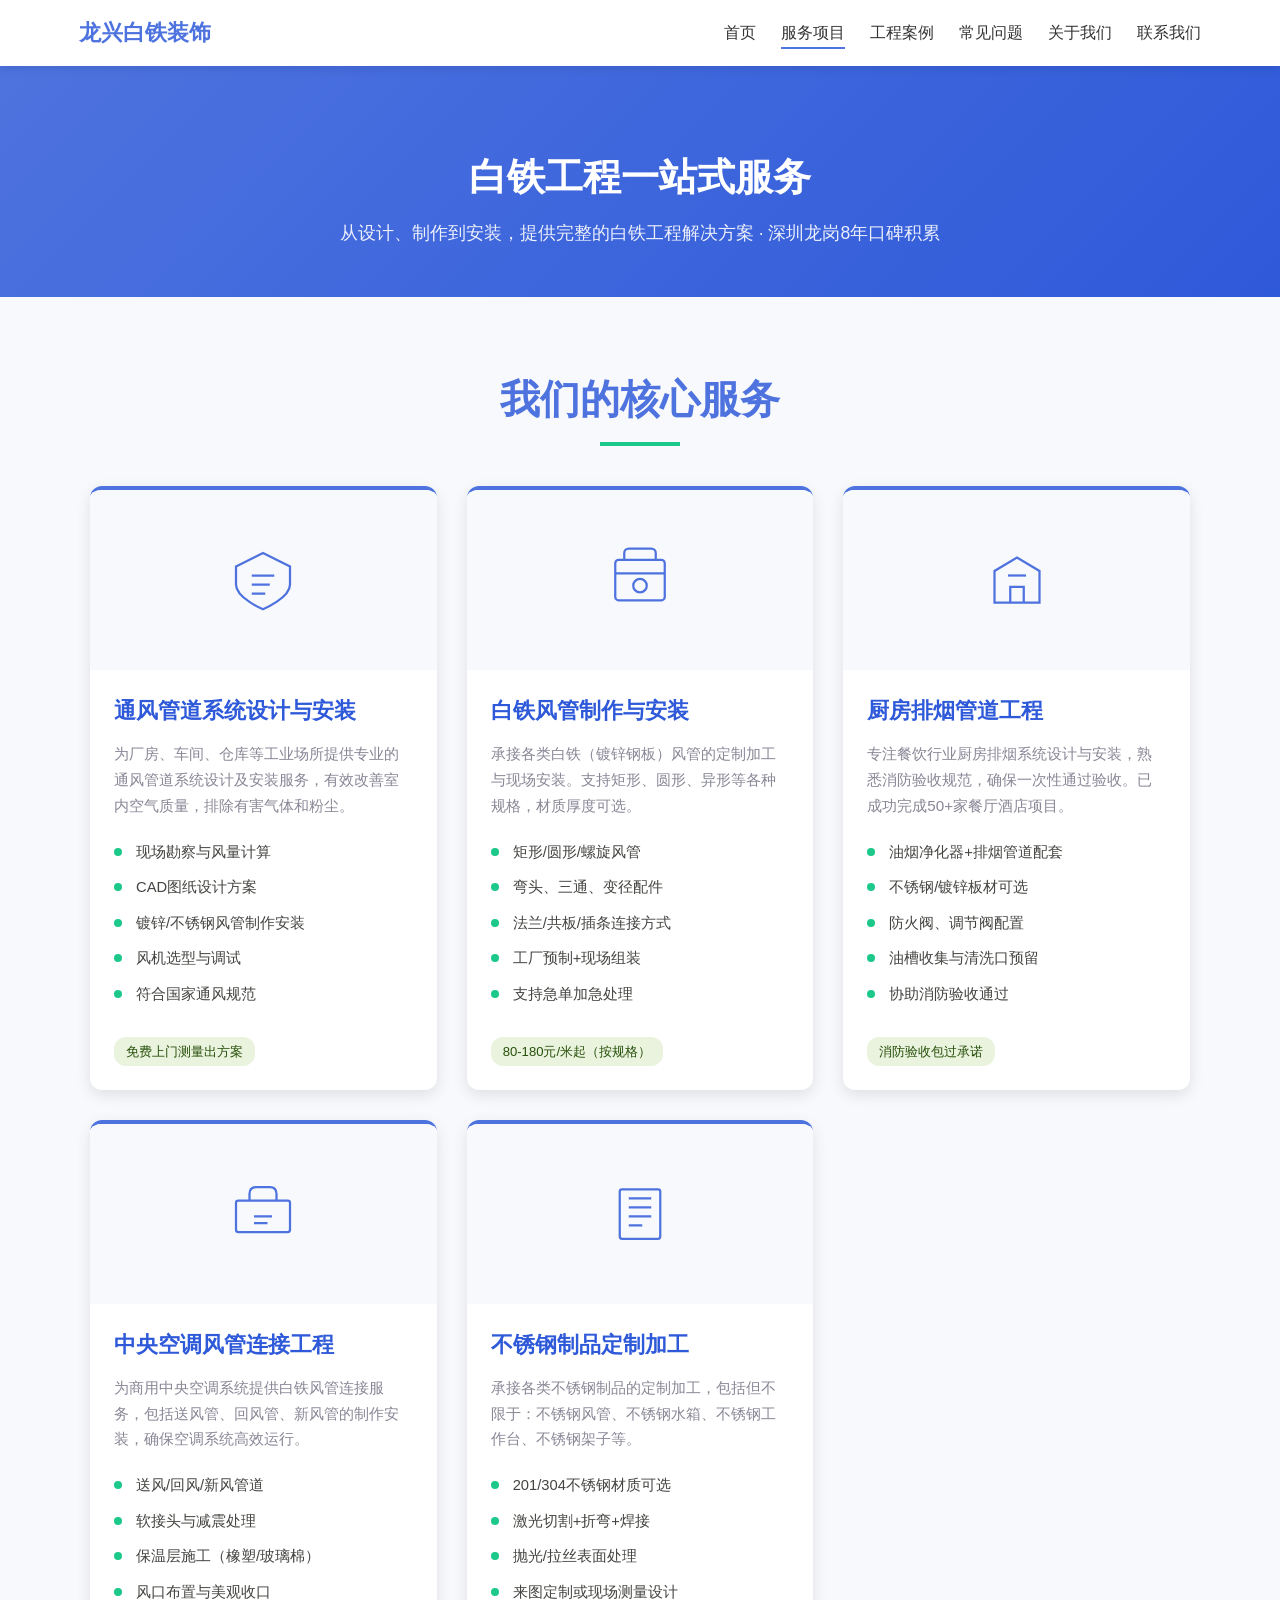
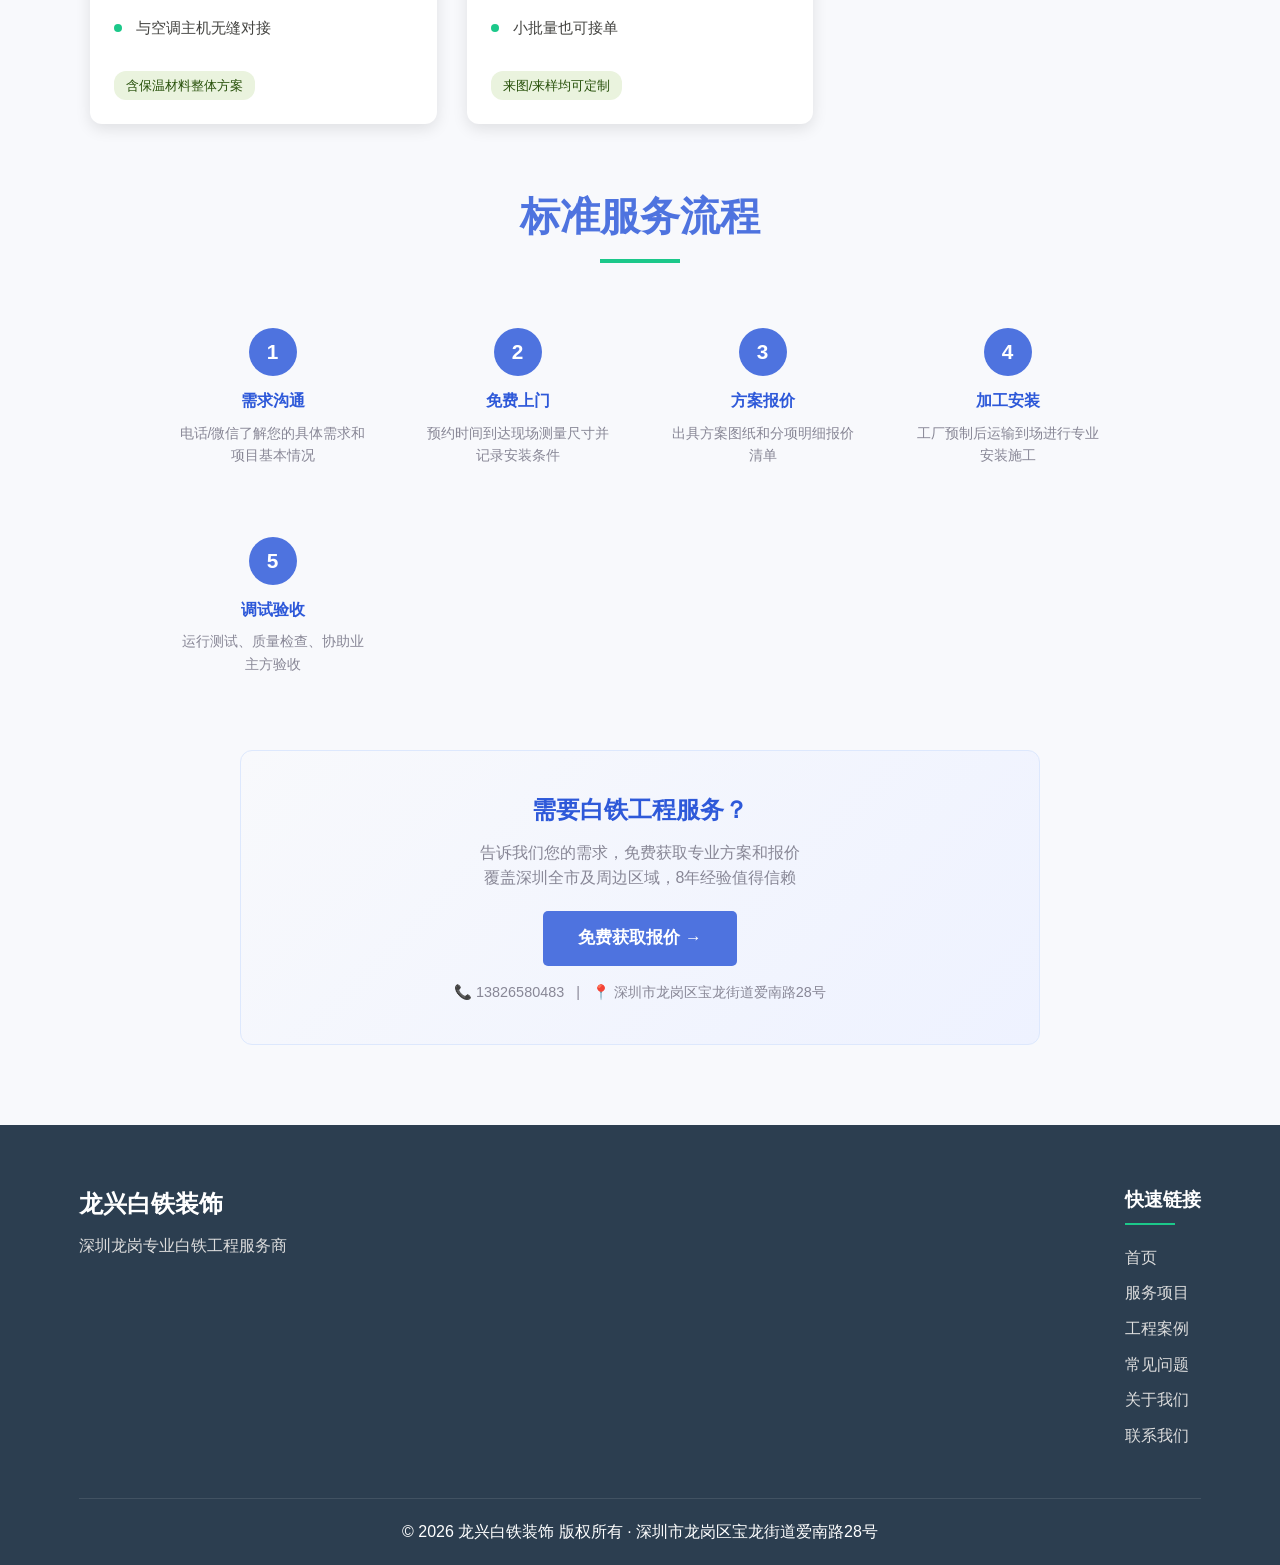
<file: services.html>
<!DOCTYPE html>
<html lang="zh-CN">
<head>
    <meta charset="UTF-8">
    <meta name="viewport" content="width=device-width, initial-scale=1.0">
    <title>深圳白铁工程服务_通风管道安装_白铁风管制作_排烟管道施工-龙兴白铁装饰</title>
    <meta name="description" content="龙兴白铁装饰提供专业白铁工程服务：通风管道安装、白铁风管制作、厨房排烟管道、中央空调风管、不锈钢风管定制。深圳龙岗实体店铺，免费上门报价13826580483。">
    <meta name="keywords" content="深圳白铁工程服务,通风管道安装,白铁风管制作,排烟管道施工,不锈钢风管,中央空调风管,龙岗白铁加工">
    <link rel="canonical" href="https://lxbt.pages.dev/services.html" />
    <link rel="icon" href="favicon.ico" type="image/x-icon">
    <meta property="og:title" content="白铁工程服务项目 - 龙兴白铁装饰(深圳)">
    <meta property="og:description" content="5大核心服务：通风管道、白铁风管、排烟管道、空调风管、不锈钢定制">
    <meta property="og:type" content="website">
    <!-- Service结构化数据 -->
    <script type="application/ld+json">
    {
      "@context": "https://schema.org",
      "@type": "Service",
      "serviceType": "白铁工程施工与安装",
      "provider": {
        "@type": "LocalBusiness",
        "name": "龙兴白铁装饰",
        "telephone": "+86-138-2658-0483",
        "address": { "@type": "PostalAddress", "addressLocality": "深圳市龙岗区", "streetAddress": "爱南路28号" }
      },
      "areaServed": { "@type": "City", "name": "深圳市" },
      "hasOfferCatalog": {
        "@type": "OfferCatalog",
        "name": "白铁工程服务列表",
        "itemListElement": [
          {"@type":"Offer","itemOffered":{"@type":"Service","name":"通风管道系统设计与安装"}},
          {"@type":"Offer","itemOffered":{"@type":"Service","name":"白铁风管制作与安装"}},
          {"@type":"Offer","itemOffered":{"@type":"Service","name":"厨房排烟管道工程"}},
          {"@type":"Offer","itemOffered":{"@type":"Service","name":"中央空调风管连接工程"}},
          {"@type":"Offer","itemOffered":{"@type":"Service","name":"不锈钢制品定制加工"}}
        ]
      }
    }
    </script>
    <link rel="stylesheet" href="css/styles.css">
    <style>
        .service-hero { padding: 80px 0 50px; background: linear-gradient(135deg,#4e73df,#2e59d9); color: white; text-align: center; }
        .service-hero h1 { font-size: 2.4rem; margin-bottom: 12px; }
        .service-hero p { font-size: 1.1rem; opacity: 0.9; }
        .services-grid { display: grid; grid-template-columns: repeat(auto-fit,minmax(320px,1fr)); gap: 30px; max-width: 1100px; margin: 0 auto; }
        .service-card {
            background: white;
            border-radius: 12px;
            overflow: hidden;
            box-shadow: var(--box-shadow);
            transition: transform 0.3s ease, box-shadow 0.3s ease;
            border-top: 4px solid #4e73df;
        }
        .service-card:hover { transform: translateY(-6px); box-shadow: 0 10px 30px rgba(0,0,0,0.12); }
        .service-card-icon {
            width: 100%; height: 180px;
            display: flex; align-items: center; justify-content: center;
            background: #f8f9fc;
            font-size: 3.5rem;
            color: #4e73df;
        }
        .service-card-body { padding: 24px; }
        .service-card-body h2 { font-size: 1.35rem; color: #2e59d9; margin-bottom: 12px; }
        .service-card-body > p { color: #888796; font-size: 0.95rem; line-height: 1.7; margin-bottom: 16px; }
        .service-feature-list { list-style: none; margin: 15px 0; }
        .service-feature-list li {
            padding: 6px 0;
            font-size: 0.92rem; color: #444441;
            position: relative;
            padding-left: 22px;
        }
        .service-feature-list li::before {
            content: "";
            position: absolute; left: 0; top: 13px;
            width: 8px; height: 8px; border-radius: 50%;
            background: #1cc88a;
        }
        .service-price-hint {
            display: inline-block;
            background: #EAF3DE;
            color: #27500A;
            font-size: 0.82rem;
            padding: 4px 12px;
            border-radius: 12px;
            margin-top: 10px;
        }
        .service-cta-bar {
            text-align: center;
            max-width: 800px;
            margin: 50px auto;
            padding: 40px 30px;
            background: linear-gradient(135deg,#f8f9fc,#eef2ff);
            border-radius: 12px;
            border: 1px solid #dde8fd;
        }
        .service-cta-bar h2 { color: #2e59d9; margin-bottom: 10px; }
        .process-steps {
            display: grid;
            grid-template-columns: repeat(auto-fit,minmax(200px,1fr));
            gap: 20px;
            max-width: 1000px;
            margin: 40px auto;
            padding: 0 20px;
        }
        .step-item { text-align: center; padding: 25px 15px; }
        .step-num {
            width: 48px; height: 48px;
            border-radius: 50%;
            background: #4e73df;
            color: white;
            display: flex; align-items: center; justify-content: center;
            font-size: 1.3rem; font-weight: 700;
            margin: 0 auto 12px;
        }
        .step-item h3 { font-size: 1rem; color: #2e59d9; margin-bottom: 8px; }
        .step-item p { font-size: 0.88rem; color: #888796; line-height: 1.6; }
        @media (max-width:768px) {
            .services-grid { grid-template-columns: 1fr; }
            .service-hero h1 { font-size: 1.8rem; }
        }
    </style>
</head>
<body>
    <nav class="navbar">
        <div class="container">
            <div class="logo"><a href="index.html" style="color:#4e73df;font-weight:700;font-size:1.4rem;">龙兴白铁装饰</a></div>
            <ul class="nav-links">
                <li><a href="index.html">首页</a></li>
                <li><a href="services.html" class="active">服务项目</a></li>
                <li><a href="cases.html">工程案例</a></li>
                <li><a href="faq.html">常见问题</a></li>
                <li><a href="about.html">关于我们</a></li>
                <li><a href="index.html#contact">联系我们</a></li>
            </ul>
            <div class="burger"><div class="line1"></div><div class="line2"></div><div class="line3"></div></div>
        </div>
    </nav>

    <section class="service-hero">
        <div class="container">
            <h1>白铁工程一站式服务</h1>
            <p>从设计、制作到安装，提供完整的白铁工程解决方案 · 深圳龙岗8年口碑积累</p>
        </div>
    </section>

    <section style="padding:70px 0 30px;">
        <div class="container">
            <h2 class="section-title">我们的核心服务</h2>

            <div class="services-grid">
                <!-- 服务1 -->
                <article class="service-card">
                    <div class="service-card-icon">
                        <svg viewBox="0 0 64 64" width="72" height="72" fill="none" stroke="#4e73df" stroke-width="2"><path d="M8 20 L32 8 L56 20 L56 36 C56 48 32 58 32 58 C32 58 8 48 8 36 Z"/><path d="M22 28 L42 28 M22 36 L38 36 M22 44 L34 44"/></svg>
                    </div>
                    <div class="service-card-body">
                        <h2>通风管道系统设计与安装</h2>
                        <p>为厂房、车间、仓库等工业场所提供专业的通风管道系统设计及安装服务，有效改善室内空气质量，排除有害气体和粉尘。</p>
                        <ul class="service-feature-list">
                            <li>现场勘察与风量计算</li>
                            <li>CAD图纸设计方案</li>
                            <li>镀锌/不锈钢风管制作安装</li>
                            <li>风机选型与调试</li>
                            <li>符合国家通风规范</li>
                        </ul>
                        <span class="service-price-hint">免费上门测量出方案</span>
                    </div>
                </article>

                <!-- 服务2 -->
                <article class="service-card">
                    <div class="service-card-icon">
                        <svg viewBox="0 0 64 64" width="72" height="72" fill="none" stroke="#4e73df" stroke-width="2"><rect x="10" y="14" width="44" height="36" rx="3"/><path d="M18 14 L18 8 A4 4 0 0 1 22 4 L42 4 A4 4 0 0 1 46 8 L46 14"/><line x1="10" y1="26" x2="54" y2="26"/><circle cx="32" cy="37" r="6"/></svg>
                    </div>
                    <div class="service-card-body">
                        <h2>白铁风管制作与安装</h2>
                        <p>承接各类白铁（镀锌钢板）风管的定制加工与现场安装。支持矩形、圆形、异形等各种规格，材质厚度可选。</p>
                        <ul class="service-feature-list">
                            <li>矩形/圆形/螺旋风管</li>
                            <li>弯头、三通、变径配件</li>
                            <li>法兰/共板/插条连接方式</li>
                            <li>工厂预制+现场组装</li>
                            <li>支持急单加急处理</li>
                        </ul>
                        <span class="service-price-hint">80-180元/米起（按规格）</span>
                    </div>
                </article>

                <!-- 服务3 -->
                <article class="service-card">
                    <div class="service-card-icon">
                        <svg viewBox="0 0 64 64" width="72" height="72" fill="none" stroke="#4e73df" stroke-width="2"><path d="M12 52 L12 24 L32 12 L52 24 L52 52 Z"/><path d="M26 52 L26 38 L38 38 L38 52"/><path d="M24 28 L40 28"/></svg>
                    </div>
                    <div class="service-card-body">
                        <h2>厨房排烟管道工程</h2>
                        <p>专注餐饮行业厨房排烟系统设计与安装，熟悉消防验收规范，确保一次性通过验收。已成功完成50+家餐厅酒店项目。</p>
                        <ul class="service-feature-list">
                            <li>油烟净化器+排烟管道配套</li>
                            <li>不锈钢/镀锌板材可选</li>
                            <li>防火阀、调节阀配置</li>
                            <li>油槽收集与清洗口预留</li>
                            <li>协助消防验收通过</li>
                        </ul>
                        <span class="service-price-hint">消防验收包过承诺</span>
                    </div>
                </article>

                <!-- 服务4 -->
                <article class="service-card">
                    <div class="service-card-icon">
                        <svg viewBox="0 0 64 64" width="72" height="72" fill="none" stroke="#4e73df" stroke-width="2"><rect x="8" y="20" width="48" height="28" rx="2"/><path d="M20 20 L20 14 Q20 8 26 8 L38 8 Q44 8 44 14 L44 20"/><path d="M24 34 L40 34"/><path d="M24 40 L36 40"/></svg>
                    </div>
                    <div class="service-card-body">
                        <h2>中央空调风管连接工程</h2>
                        <p>为商用中央空调系统提供白铁风管连接服务，包括送风管、回风管、新风管的制作安装，确保空调系统高效运行。</p>
                        <ul class="service-feature-list">
                            <li>送风/回风/新风管道</li>
                            <li>软接头与减震处理</li>
                            <li>保温层施工（橡塑/玻璃棉）</li>
                            <li>风口布置与美观收口</li>
                            <li>与空调主机无缝对接</li>
                        </ul>
                        <span class="service-price-hint">含保温材料整体方案</span>
                    </div>
                </article>

                <!-- 服务5 -->
                <article class="service-card">
                    <div class="service-card-icon">
                        <svg viewBox="0 0 64 64" width="72" height="72" fill="none" stroke="#4e73df" stroke-width="2"><rect x="14" y="10" width="36" height="44" rx="2"/><line x1="22" y1="18" x2="42" y2="18"/><line x1="22" y1="26" x2="42" y2="26"/><line x1="22" y1="34" x2="42" y2="34"/><line x1="22" y1="42" x2="34" y2="42"/></svg>
                    </div>
                    <div class="service-card-body">
                        <h2>不锈钢制品定制加工</h2>
                        <p>承接各类不锈钢制品的定制加工，包括但不限于：不锈钢风管、不锈钢水箱、不锈钢工作台、不锈钢架子等。</p>
                        <ul class="service-feature-list">
                            <li>201/304不锈钢材质可选</li>
                            <li>激光切割+折弯+焊接</li>
                            <li>抛光/拉丝表面处理</li>
                            <li>来图定制或现场测量设计</li>
                            <li>小批量也可接单</li>
                        </ul>
                        <span class="service-price-hint">来图/来样均可定制</span>
                    </div>
                </article>
            </div>

            <!-- 服务流程 -->
            <h2 class="section-title" style="margin-top:60px;">标准服务流程</h2>
            <div class="process-steps">
                <div class="step-item">
                    <div class="step-num">1</div>
                    <h3>需求沟通</h3>
                    <p>电话/微信了解您的具体需求和项目基本情况</p>
                </div>
                <div class="step-item">
                    <div class="step-num">2</div>
                    <h3>免费上门</h3>
                    <p>预约时间到达现场测量尺寸并记录安装条件</p>
                </div>
                <div class="step-item">
                    <div class="step-num">3</div>
                    <h3>方案报价</h3>
                    <p>出具方案图纸和分项明细报价清单</p>
                </div>
                <div class="step-item">
                    <div class="step-num">4</div>
                    <h3>加工安装</h3>
                    <p>工厂预制后运输到场进行专业安装施工</p>
                </div>
                <div class="step-item">
                    <div class="step-num">5</div>
                    <h3>调试验收</h3>
                    <p>运行测试、质量检查、协助业主方验收</p>
                </div>
            </div>

            <!-- CTA -->
            <div class="service-cta-bar">
                <h2>需要白铁工程服务？</h2>
                <p style="color:#888796;margin-bottom:20px;">告诉我们您的需求，免费获取专业方案和报价<br>覆盖深圳全市及周边区域，8年经验值得信赖</p>
                <a href="index.html#contact" class="btn" style="display:inline-block;font-size:1.05rem;padding:14px 35px;">免费获取报价 →</a>
                <p style="margin-top:15px;color:#888796;font-size:0.9rem;">📞 13826580483 &nbsp;&nbsp;|&nbsp;&nbsp; 📍 深圳市龙岗区宝龙街道爱南路28号</p>
            </div>
        </div>
    </section>

    <footer class="footer">
        <div class="container">
            <div class="footer-content">
                <div class="footer-logo">
                    <h2>龙兴白铁装饰</h2>
                    <p>深圳龙岗专业白铁工程服务商</p>
                </div>
                <div class="footer-links">
                    <h3>快速链接</h3>
                    <ul>
                        <li><a href="index.html">首页</a></li>
                        <li><a href="services.html">服务项目</a></li>
                        <li><a href="cases.html">工程案例</a></li>
                        <li><a href="faq.html">常见问题</a></li>
                        <li><a href="about.html">关于我们</a></li>
                        <li><a href="index.html#contact">联系我们</a></li>
                    </ul>
                </div>
            </div>
            <div class="footer-bottom">
                <p>&copy; 2026 龙兴白铁装饰 版权所有 · 深圳市龙岗区宝龙街道爱南路28号</p>
            </div>
        </div>
    </footer>

    <script>
        document.addEventListener('DOMContentLoaded', function() {
            var burger = document.querySelector('.burger');
            var nav = document.querySelector('.nav-links');
            if (burger) {
                burger.addEventListener('click', function() {
                    nav.classList.toggle('active');
                    burger.classList.toggle('toggle');
                });
            }
        });
    </script>
</body>
</html>
</file>
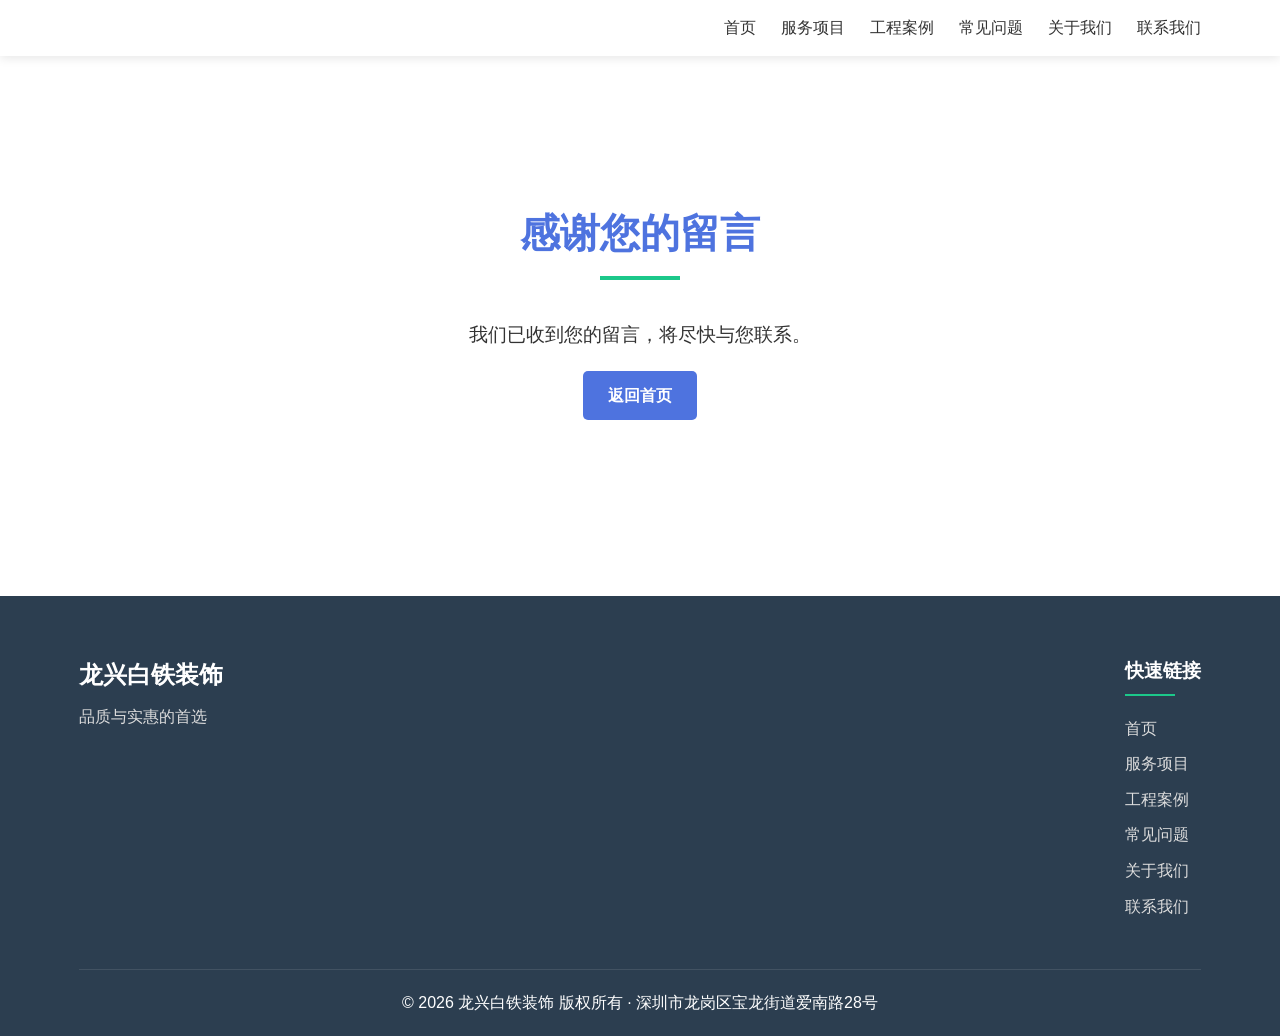
<file: thanks.html>
<!DOCTYPE html>
<html lang="zh-CN">
<head>
    <meta charset="UTF-8">
    <meta name="viewport" content="width=device-width, initial-scale=1.0">
    <meta name="description" content="感谢您的留言，龙兴白铁装饰将尽快与您联系。深圳白铁工程、通风管道安装专业服务商。">
    <meta name="keywords" content="龙兴白铁装饰,留言感谢,深圳白铁工程,通风管道">
    <link rel="canonical" href="https://lxbt.pages.dev/thanks.html" />
    <title>留言成功 - 龙兴白铁装饰 | 深圳白铁工程服务</title>
    <link rel="stylesheet" href="css/styles.css">
</head>
<body>
    <!-- 导航栏 -->
    <nav class="navbar">
        <div class="container">
            <div class="logo">
            </div>
            <ul class="nav-links">
                <li><a href="index.html">首页</a></li>
                <li><a href="services.html">服务项目</a></li>
                <li><a href="cases.html">工程案例</a></li>
                <li><a href="faq.html">常见问题</a></li>
                <li><a href="about.html">关于我们</a></li>
                <li><a href="index.html#contact">联系我们</a></li>
            </ul>
            <div class="burger">
                <div class="line1"></div>
                <div class="line2"></div>
                <div class="line3"></div>
            </div>
        </div>
    </nav>

    <!-- 感谢信息 -->
    <section class="about" style="min-height: 60vh; display: flex; align-items: center;">
        <div class="container" style="text-align: center;">
            <h2 class="section-title">感谢您的留言</h2>
            <div style="margin: 30px 0;">
                <p style="font-size: 1.2rem; margin-bottom: 20px;">我们已收到您的留言，将尽快与您联系。</p>
                <a href="index.html" class="btn">返回首页</a>
            </div>
        </div>
    </section>

    <!-- 页脚 -->
    <footer class="footer">
        <div class="container">
            <div class="footer-content">
                <div class="footer-logo">
                    <h2>龙兴白铁装饰</h2>
                    <p>品质与实惠的首选</p>
                </div>
                <div class="footer-links">
                    <h3>快速链接</h3>
                    <ul>
                        <li><a href="index.html">首页</a></li>
                        <li><a href="services.html">服务项目</a></li>
                        <li><a href="cases.html">工程案例</a></li>
                        <li><a href="faq.html">常见问题</a></li>
                        <li><a href="about.html">关于我们</a></li>
                        <li><a href="index.html#contact">联系我们</a></li>
                    </ul>
                </div>
            </div>
            <div class="footer-bottom">
                <p>&copy; 2026 龙兴白铁装饰 版权所有 · 深圳市龙岗区宝龙街道爱南路28号</p>
            </div>
        </div>
    </footer>

    <script src="js/script.js"></script>
</body>
</html>
</file>
<file: css/styles.css>
/* 全局样式和重置 */
:root {
    --primary-color: #4e73df;
    --secondary-color: #1cc88a;
    --dark-color: #2e59d9;
    --light-color: #f8f9fc;
    --danger-color: #e74a3b;
    --gray-color: #858796;
    --text-color: #333;
    --border-radius: 5px;
    --box-shadow: 0 5px 15px rgba(0, 0, 0, 0.1);
    --transition: all 0.3s ease;
}

* {
    margin: 0;
    padding: 0;
    box-sizing: border-box;
}

html {
    scroll-behavior: smooth;
}

body {
    font-family: 'Segoe UI', 'Microsoft YaHei', sans-serif;
    line-height: 1.6;
    color: var(--text-color);
    background-color: #f8f9fc;
}

.container {
    width: 90%;
    max-width: 1200px;
    margin: 0 auto;
    padding: 0 15px;
}

a {
    text-decoration: none;
    color: var(--primary-color);
    transition: var(--transition);
}

a:hover {
    color: var(--dark-color);
}

ul {
    list-style: none;
}

img {
    max-width: 100%;
    height: auto;
    display: block;
}

.section-title {
    text-align: center;
    margin-bottom: 40px;
    font-size: 2.5rem;
    color: var(--primary-color);
    position: relative;
    padding-bottom: 15px;
}

.section-title::after {
    content: '';
    position: absolute;
    bottom: 0;
    left: 50%;
    transform: translateX(-50%);
    width: 80px;
    height: 4px;
    background-color: var(--secondary-color);
}

.btn {
    display: inline-block;
    background-color: var(--primary-color);
    color: white;
    padding: 12px 25px;
    border: none;
    border-radius: var(--border-radius);
    cursor: pointer;
    transition: var(--transition);
    font-weight: 600;
    text-align: center;
}

.btn:hover {
    background-color: var(--dark-color);
    color: white;
    transform: translateY(-3px);
    box-shadow: var(--box-shadow);
}

.btn-sm {
    padding: 8px 15px;
    font-size: 0.9rem;
}

/* 导航栏样式 */
.navbar {
    background-color: white;
    box-shadow: 0 2px 10px rgba(0, 0, 0, 0.1);
    position: sticky;
    top: 0;
    z-index: 100;
}

.navbar .container {
    display: flex;
    justify-content: space-between;
    align-items: center;
    padding: 15px;
}

.logo h1 {
    color: var(--primary-color);
    font-size: 1.8rem;
    margin: 0;
}

.nav-links {
    display: flex;
}

.nav-links li {
    margin-left: 25px;
}

.nav-links a {
    color: var(--text-color);
    font-weight: 500;
    padding: 8px 0;
    position: relative;
}

.nav-links a::after {
    content: '';
    position: absolute;
    bottom: 0;
    left: 0;
    width: 0;
    height: 2px;
    background-color: var(--primary-color);
    transition: var(--transition);
}

.nav-links a:hover::after,
.nav-links a.active::after {
    width: 100%;
}

.burger {
    display: none;
    cursor: pointer;
}

.burger div {
    width: 25px;
    height: 3px;
    background-color: var(--text-color);
    margin: 5px;
    transition: var(--transition);
}

/* 头部区域样式 */
.hero {
    background: linear-gradient(rgba(0, 0, 0, 0.6), rgba(0, 0, 0, 0.6)), url('../images/hero-bg.jpg');
    background-size: cover;
    background-position: center;
    color: white;
    text-align: center;
    padding: 150px 0;
}

.hero-content {
    max-width: 800px;
    margin: 0 auto;
}

.hero h1 {
    font-size: 3.5rem;
    margin-bottom: 20px;
    animation: fadeInDown 1s ease;
}

.hero p {
    font-size: 1.2rem;
    margin-bottom: 30px;
    animation: fadeInUp 1s ease 0.3s;
    animation-fill-mode: both;
}

.hero .btn {
    animation: fadeInUp 1s ease 0.6s;
    animation-fill-mode: both;
}

/* 关于我们部分样式 */
.about {
    padding: 80px 0;
    background-color: white;
}

.about-content {
    display: flex;
    align-items: center;
    gap: 40px;
}

.about-text {
    flex: 1;
}

.about-text p {
    margin-bottom: 15px;
    font-size: 1.1rem;
}

.about-image {
    flex: 1;
}

.store-image {
    border-radius: 10px;
    box-shadow: var(--box-shadow);
}

/* 产品展示部分样式 */
.products {
    padding: 80px 0;
    background-color: #f9f9f9;
}

.product-grid {
    display: grid;
    grid-template-columns: repeat(auto-fill, minmax(280px, 1fr));
    gap: 30px;
}

.product-card {
    background-color: white;
    border-radius: 10px;
    overflow: hidden;
    box-shadow: var(--box-shadow);
    transition: var(--transition);
}

.product-card:hover {
    transform: translateY(-10px);
}

.product-image {
    height: 300px;
    overflow: hidden;
}

.product-image img {
    width: 100%;
    height: 100%;
    object-fit: cover;
    transition: var(--transition);
}

.product-card:hover .product-image img {
    transform: scale(1.1);
}

.product-info {
    padding: 20px;
}

.product-info h3 {
    margin-bottom: 10px;
    color: var(--primary-color);
}

.product-info p {
    color: var(--gray-color);
    font-size: 0.95rem;
    margin-bottom: 12px;
}

.product-tag {
    display: inline-block;
    background-color: #e1f5ee;
    color: #0f6e56;
    font-size: 0.8rem;
    padding: 3px 10px;
    border-radius: 12px;
}

.view-more {
    text-align: center;
    margin-top: 40px;
}

/* 联系我们部分样式 */
.contact {
    padding: 80px 0;
    background-color: white;
}

.contact-content {
    display: flex;
    gap: 40px;
    margin-bottom: 50px;
}

.contact-info {
    flex: 1;
    display: grid;
    grid-template-columns: repeat(2, 1fr);
    gap: 30px;
}

.info-item {
    padding: 20px;
    background-color: #f9f9f9;
    border-radius: 10px;
    box-shadow: var(--box-shadow);
    transition: var(--transition);
}

.info-item:hover {
    transform: translateY(-5px);
}

.info-item i,
.info-icon {
    font-size: 2rem;
    color: var(--primary-color);
    margin-bottom: 15px;
}

.info-icon {
    display: block;
    margin-bottom: 15px;
}

.info-item h3 {
    margin-bottom: 10px;
    color: var(--primary-color);
}

.contact-map {
    flex: 1;
}

.map-placeholder {
    width: 100%;
    height: 100%;
    min-height: 350px;
    background-color: #f0f0f0;
    border-radius: 10px;
    overflow: hidden;
    position: relative;
}

.map-placeholder .leaflet-container {
    border-radius: 10px;
    width: 100% !important;
    height: 100% !important;
    min-height: 350px;
}

.contact-form {
    max-width: 800px;
    margin: 0 auto;
    background-color: #f9f9f9;
    padding: 30px;
    border-radius: 10px;
    box-shadow: var(--box-shadow);
}

.contact-form h3 {
    text-align: center;
    margin-bottom: 20px;
    color: var(--primary-color);
}

.form-group {
    margin-bottom: 20px;
}

.form-group input,
.form-group textarea {
    width: 100%;
    padding: 12px 15px;
    border: 1px solid #ddd;
    border-radius: var(--border-radius);
    font-size: 1rem;
    transition: var(--transition);
}

.form-group input:focus,
.form-group textarea:focus {
    outline: none;
    border-color: var(--primary-color);
    box-shadow: 0 0 0 2px rgba(78, 115, 223, 0.25);
}

/* 页脚样式 */
.footer {
    background-color: #2c3e50;
    color: white;
    padding: 60px 0 20px;
}

.footer-content {
    display: flex;
    justify-content: space-between;
    flex-wrap: wrap;
    gap: 30px;
    margin-bottom: 40px;
}

.footer-logo h2 {
    color: white;
    margin-bottom: 10px;
}

.footer-logo p {
    color: #ddd;
}

.footer-links h3,
.footer-social h3 {
    color: white;
    margin-bottom: 20px;
    position: relative;
    padding-bottom: 10px;
}

.footer-links h3::after,
.footer-social h3::after {
    content: '';
    position: absolute;
    bottom: 0;
    left: 0;
    width: 50px;
    height: 2px;
    background-color: var(--secondary-color);
}

.footer-links ul li {
    margin-bottom: 10px;
}

.footer-links ul li a {
    color: #ddd;
}

.footer-links ul li a:hover {
    color: var(--secondary-color);
}

.social-icons {
    display: flex;
    gap: 15px;
}

.social-icons a {
    display: flex;
    align-items: center;
    justify-content: center;
    width: 40px;
    height: 40px;
    background-color: rgba(255, 255, 255, 0.1);
    border-radius: 50%;
    color: white;
    transition: var(--transition);
}

.social-icons a:hover {
    background-color: var(--secondary-color);
    transform: translateY(-5px);
}

.footer-bottom {
    text-align: center;
    padding-top: 20px;
    border-top: 1px solid rgba(255, 255, 255, 0.1);
}

/* 动画 */
@keyframes fadeInDown {
    from {
        opacity: 0;
        transform: translateY(-30px);
    }
    to {
        opacity: 1;
        transform: translateY(0);
    }
}

@keyframes fadeInUp {
    from {
        opacity: 0;
        transform: translateY(30px);
    }
    to {
        opacity: 1;
        transform: translateY(0);
    }
}

/* 响应式设计 */
@media screen and (max-width: 992px) {
    .about-content {
        flex-direction: column;
    }
    
    .contact-content {
        flex-direction: column;
    }
    
    .contact-info {
        grid-template-columns: 1fr;
    }
}

@media screen and (max-width: 768px) {
    .nav-links {
        position: absolute;
        right: 0;
        top: 70px;
        background-color: white;
        width: 100%;
        flex-direction: column;
        align-items: center;
        transform: translateY(-150%);
        transition: transform 0.5s ease;
        box-shadow: 0 5px 10px rgba(0, 0, 0, 0.1);
        padding: 20px 0;
    }
    
    .nav-links.active {
        transform: translateY(0);
    }
    
    .nav-links li {
        margin: 10px 0;
    }
    
    .burger {
        display: block;
    }
    
    .hero h1 {
        font-size: 2.5rem;
    }
    
    .section-title {
        font-size: 2rem;
    }
    
    .footer-content {
        flex-direction: column;
        text-align: center;
    }
    
    .footer-links h3::after,
    .footer-social h3::after {
        left: 50%;
        transform: translateX(-50%);
    }
    
    .social-icons {
        justify-content: center;
    }
}

@media screen and (max-width: 576px) {
    .product-grid {
        grid-template-columns: 1fr;
    }
    
    .contact-info {
        grid-template-columns: 1fr;
    }
}

/* 模态弹窗样式 */
.modal {
    display: none;
    position: fixed;
    z-index: 1000;
    left: 0;
    top: 0;
    width: 100%;
    height: 100%;
    background-color: rgba(0, 0, 0, 0.7);
    overflow: auto;
    animation: fadeIn 0.3s ease;
}

.modal-content {
    background-color: white;
    margin: 10% auto;
    padding: 45px;
    width: 90%;
    max-width: 600px;
    border-radius: 15px;
    box-shadow: 0 5px 15px rgba(0, 0, 0, 0.3);
    text-align: center;
    position: relative;
    animation: slideDown 0.4s ease;
}

.close-btn {
    position: absolute;
    top: 15px;
    right: 22px;
    font-size: 42px;
    font-weight: bold;
    color: var(--gray-color);
    cursor: pointer;
    transition: var(--transition);
}

.close-btn:hover {
    color: var(--danger-color);
}

.modal-content h2 {
    color: var(--primary-color);
    margin-bottom: 30px;
    font-size: 1.8em;
}

.qr-code {
    width: 300px;
    height: 300px;
    margin: 0 auto;
    border: 1px solid #eee;
    padding: 15px;
}

.qr-code img {
    width: 100%;
    height: 100%;
    object-fit: contain;
}

@keyframes fadeIn {
    from { opacity: 0; }
    to { opacity: 1; }
}

@keyframes slideDown {
    from { transform: translateY(-50px); opacity: 0; }
    to { transform: translateY(0); opacity: 1; }
}
</file>
